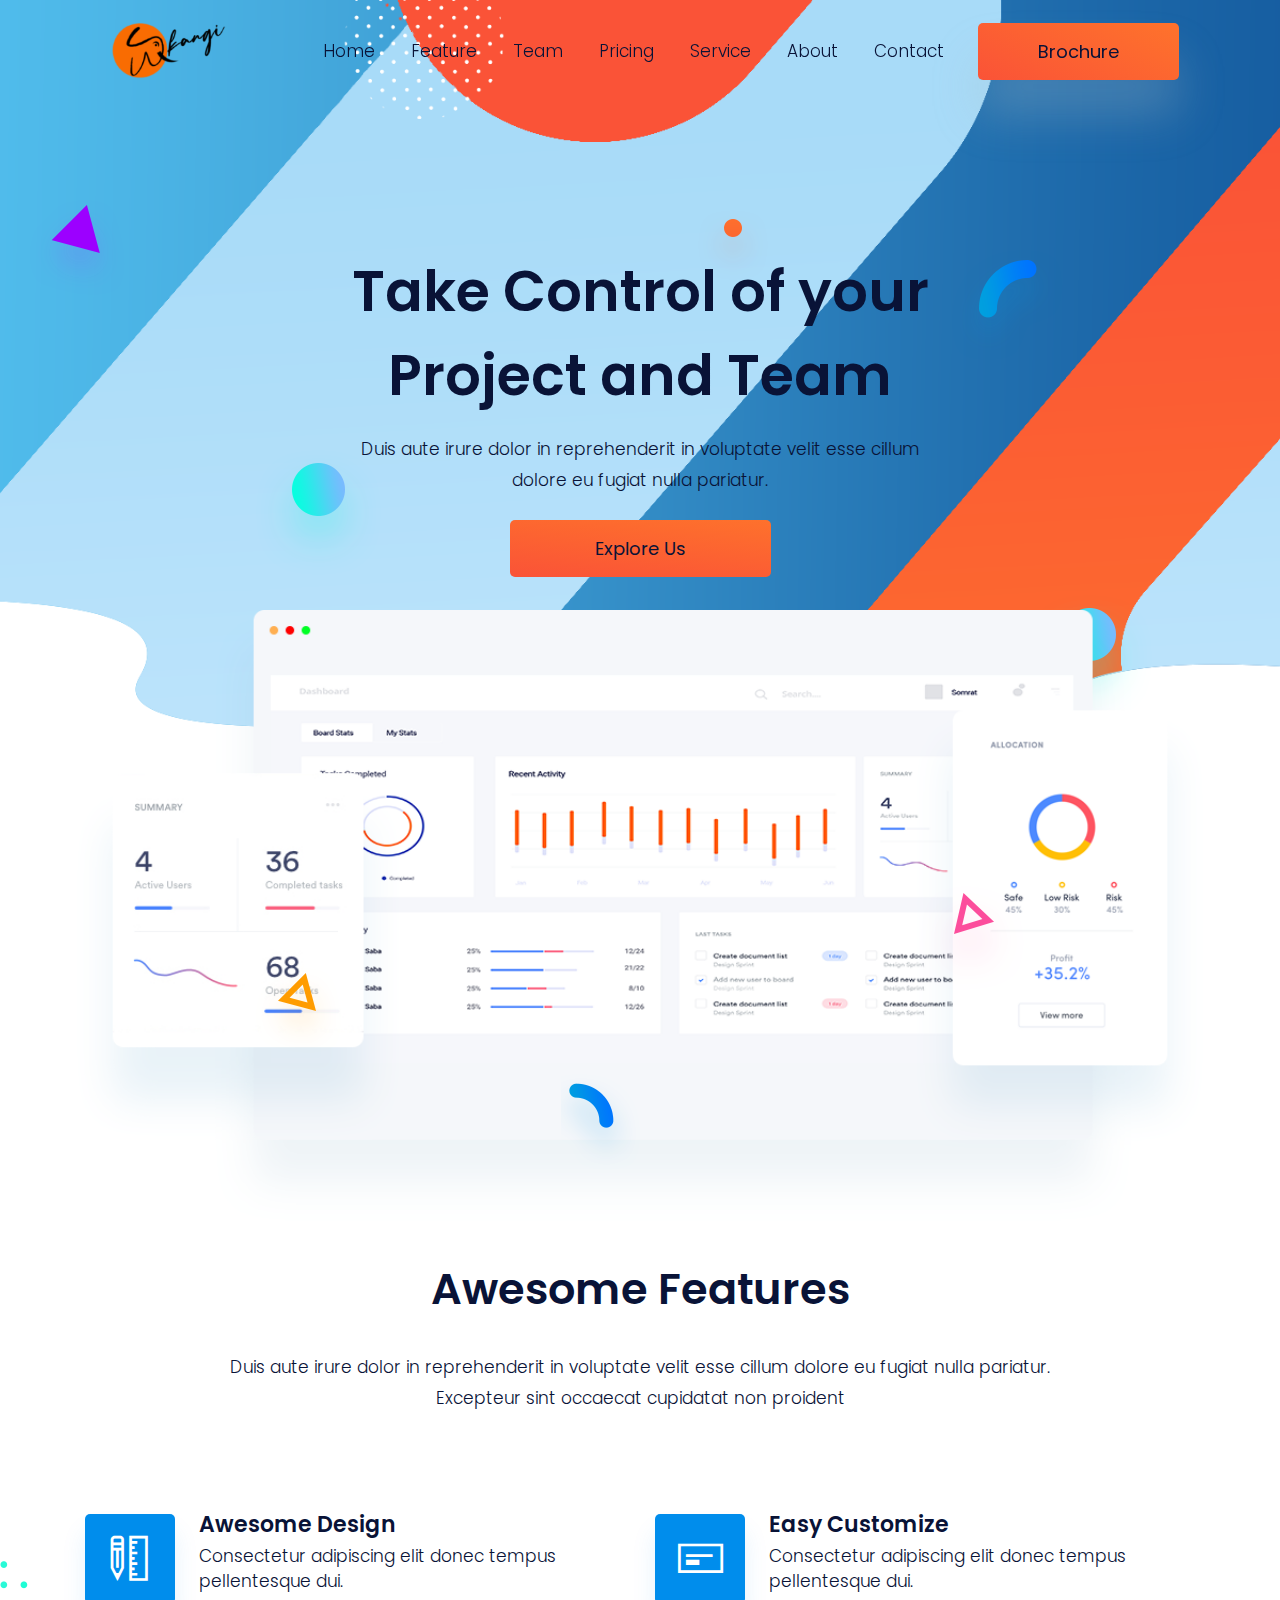
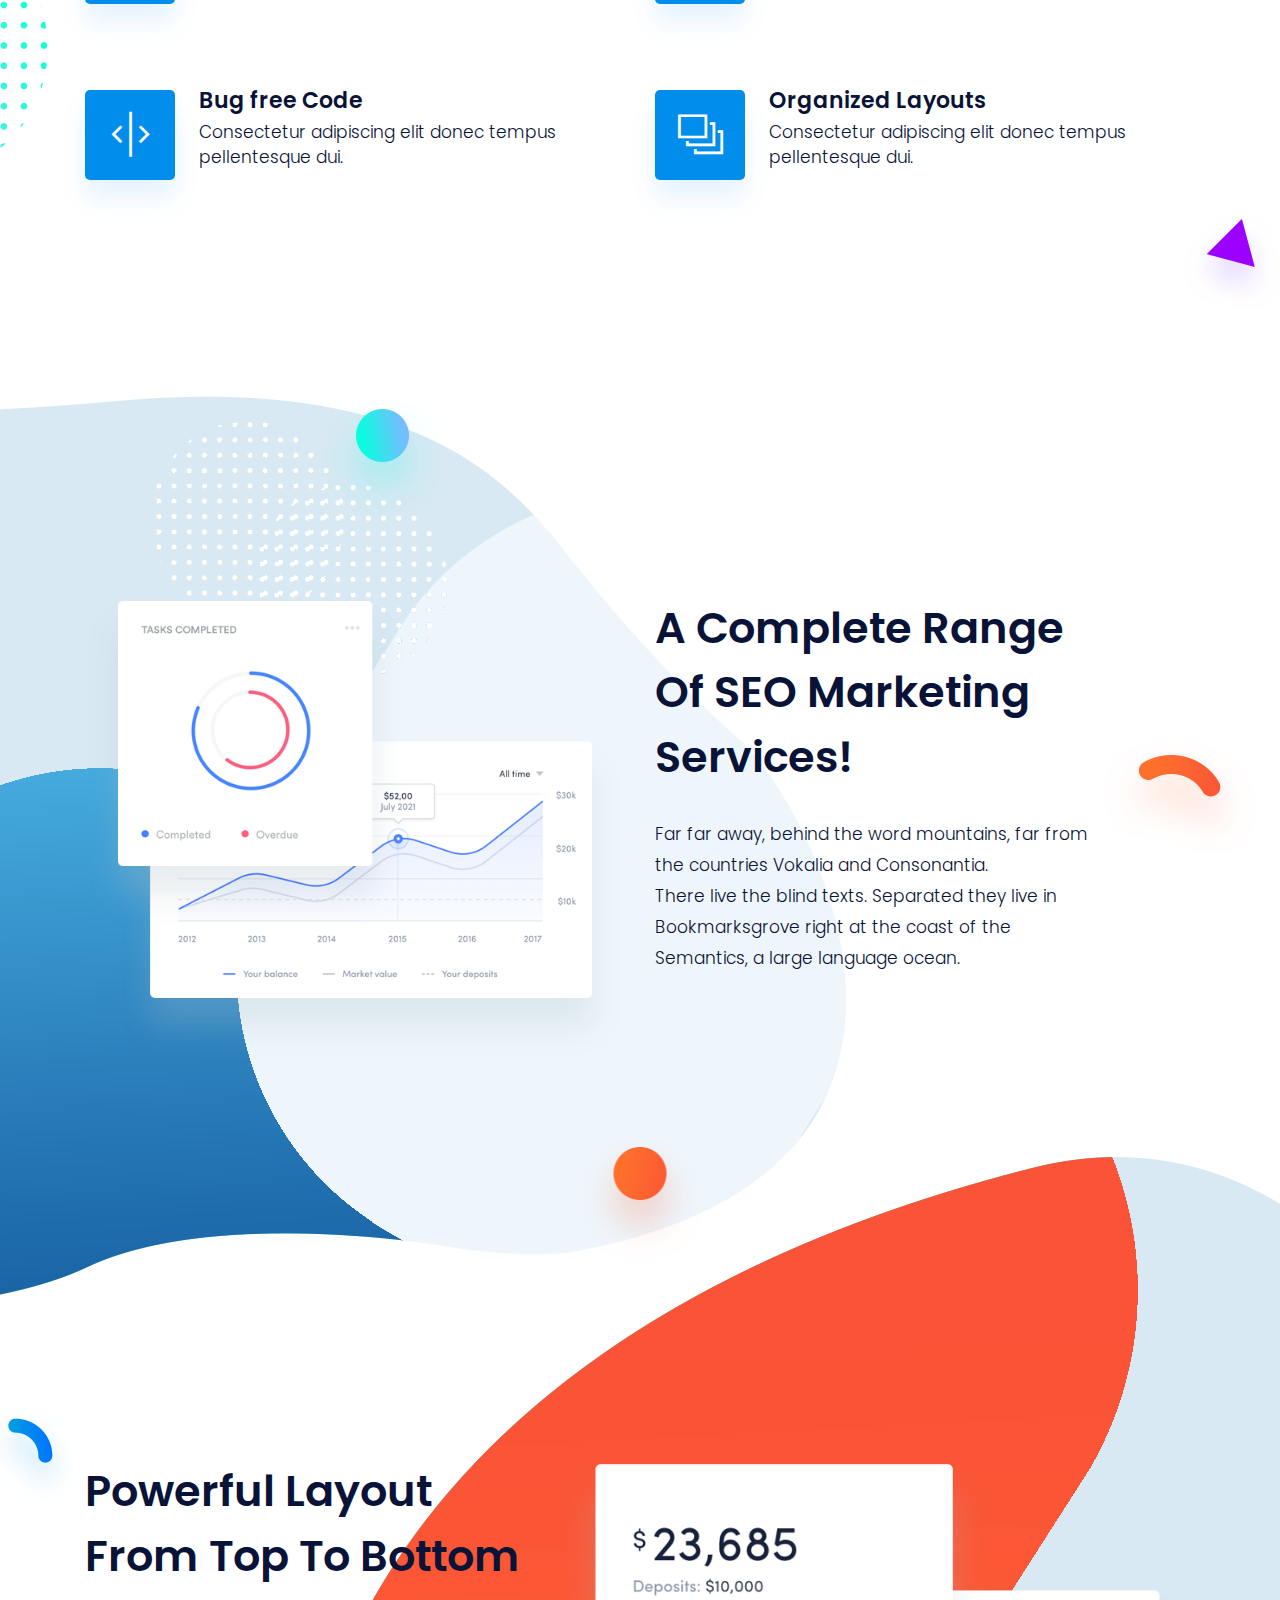
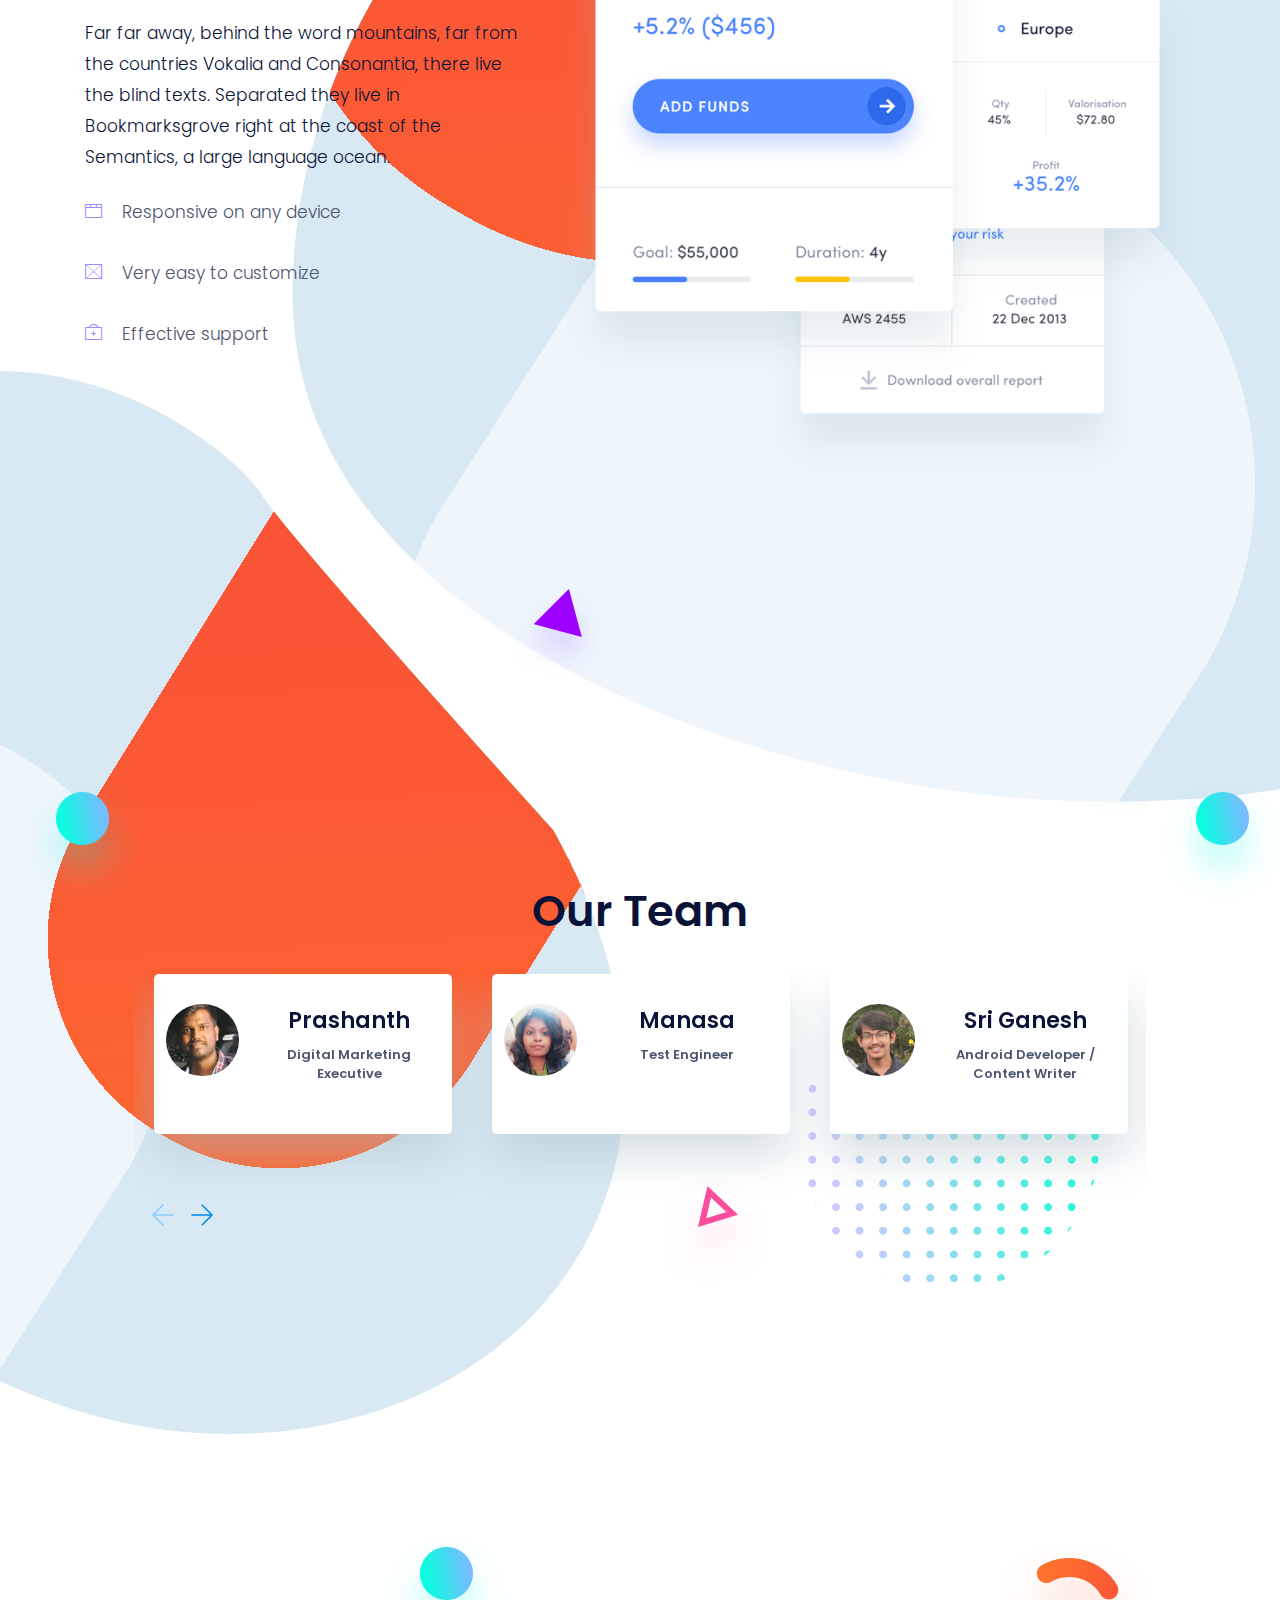
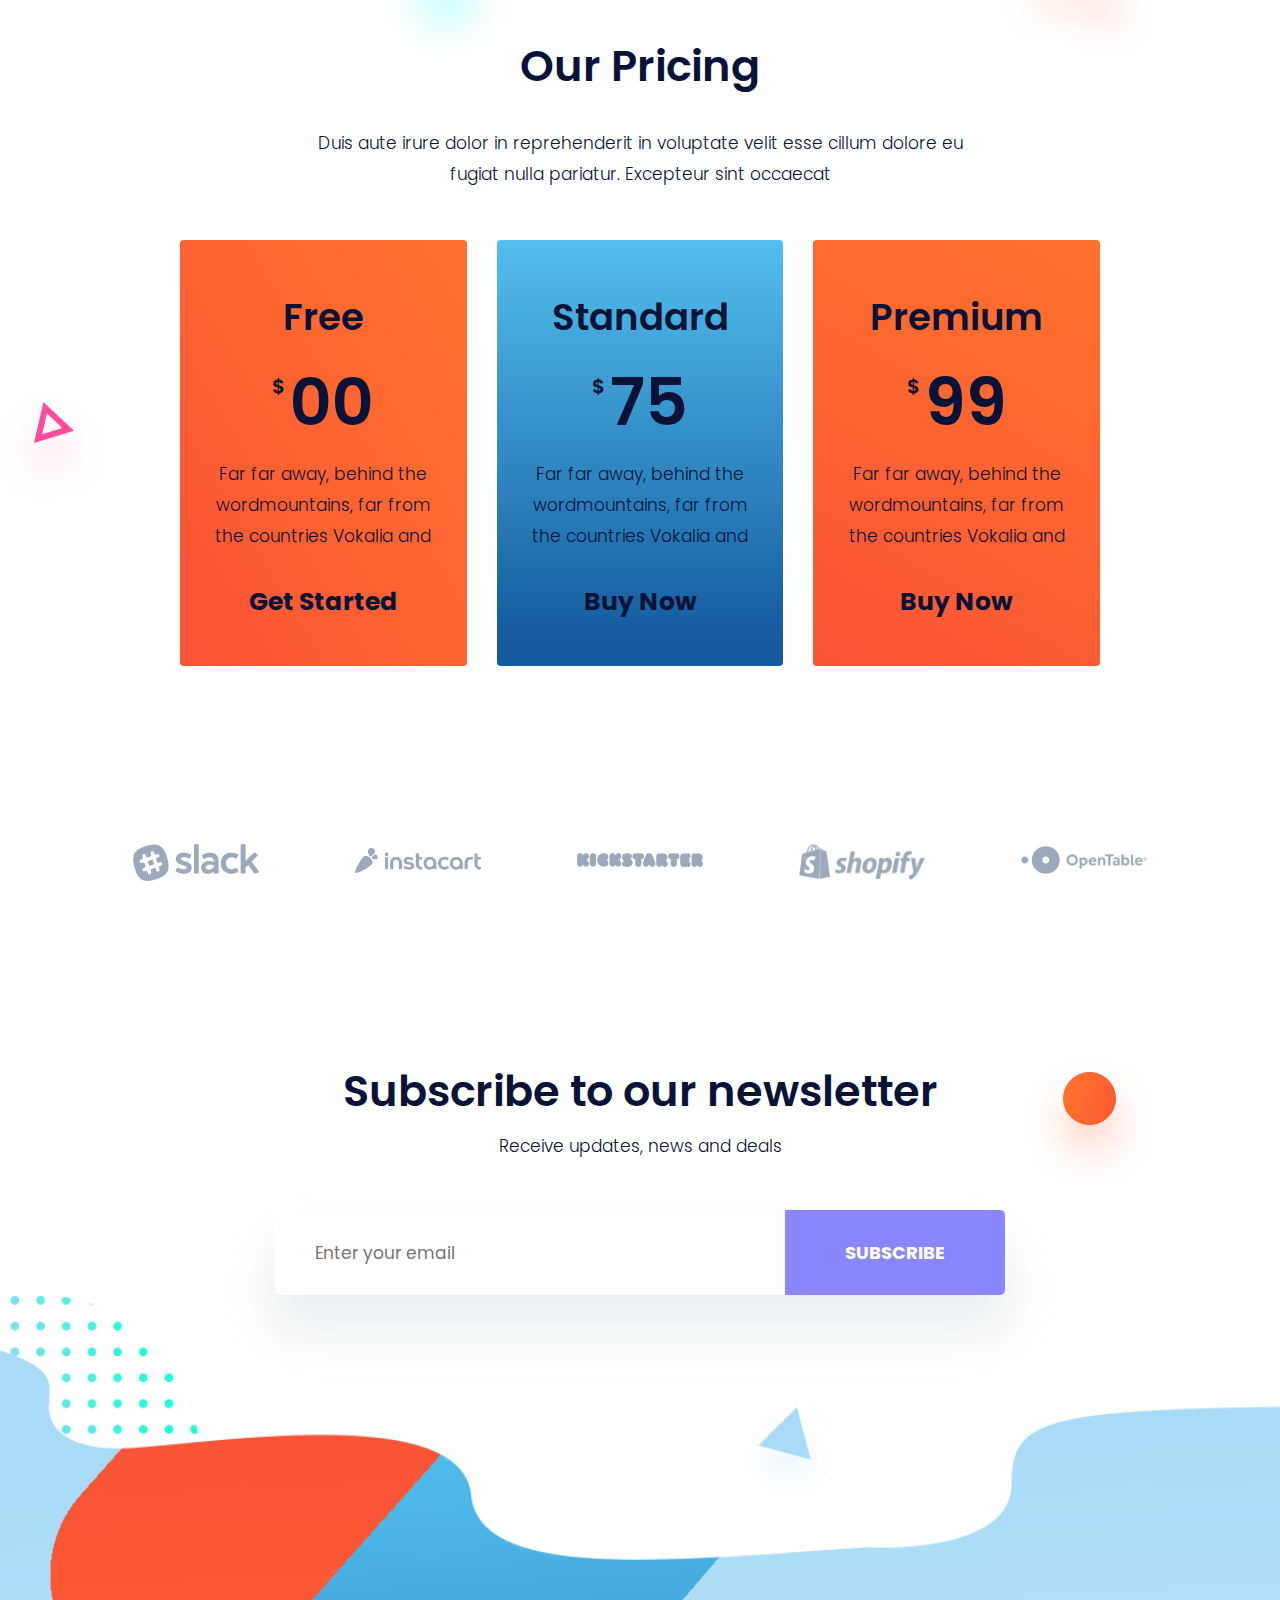
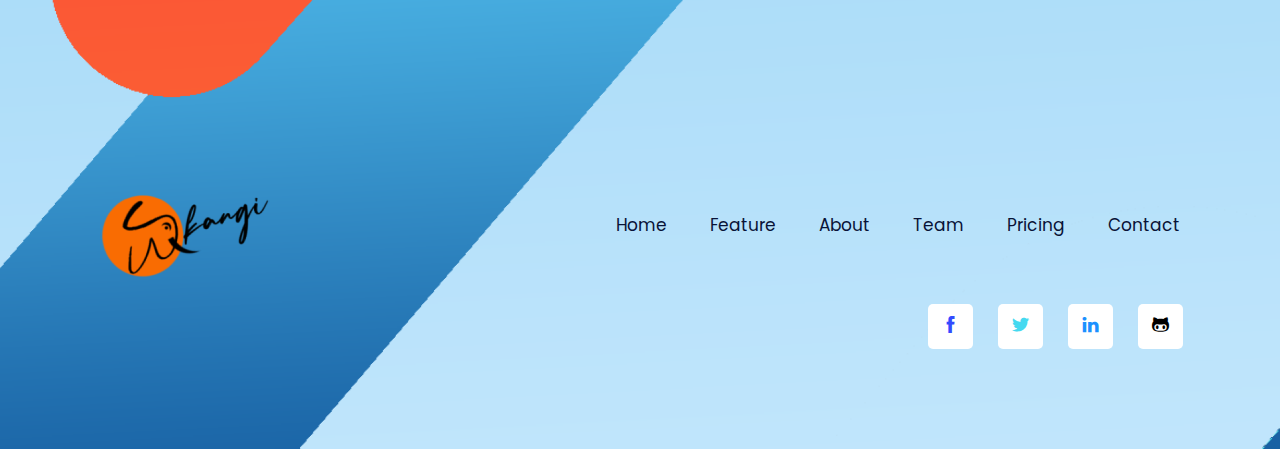
<file: index.html>
<!DOCTYPE html>
<html lang="zxx">

<head>
  <meta charset="utf-8">
  <title>Ekangi - Creativity Beyond and behind Everything</title>

  <!-- mobile responsive meta -->
  <meta name="viewport" content="width=device-width, initial-scale=1">
  <meta name="viewport" content="width=device-width, initial-scale=1, maximum-scale=1">

  <!-- ** Plugins Needed for the Project ** -->
  <!-- Bootstrap -->
  <link rel="stylesheet" href="plugins/bootstrap/bootstrap.min.css">
  <!-- themefy-icon -->
  <link rel="stylesheet" href="plugins/themify-icons/themify-icons.css">
  <!-- slick slider -->
  <link rel="stylesheet" href="plugins/slick/slick.css">
  <!-- venobox popup -->
  <link rel="stylesheet" href="plugins/Venobox/venobox.css">
  <!-- aos -->
  <link rel="stylesheet" href="plugins/aos/aos.css">

  <!-- Main Stylesheet -->
  <link href="css/style.css" rel="stylesheet">

  <!--Favicon-->
  <link rel="shortcut icon" href="images/favicon.ico" type="image/x-icon">
  <link rel="icon" href="images/ekangiFavIcon.ico" type="image/x-icon">

</head>

<body>


  <!-- navigation -->
  <section class="fixed-top navigation">
    <div class="container">
      <nav class="navbar navbar-expand-lg navbar-light">
        <a class="navbar-brand" href="index.html"><img src="images/logo.png" alt="logo"></a>
        <button class="navbar-toggler border-0" type="button" data-toggle="collapse" data-target="#navbar"
          aria-controls="navbar" aria-expanded="false" aria-label="Toggle navigation">
          <span class="navbar-toggler-icon"></span>
        </button>
        <!-- navbar -->
        <div class="collapse navbar-collapse text-center" id="navbar">
          <ul class="navbar-nav ml-auto">
            <li class="nav-item">
              <a class="nav-link" href="index.html">Home</a>
            </li>
            <li class="nav-item">
              <a class="nav-link page-scroll" href="#feature">Feature</a>
            </li>
            <li class="nav-item">
              <a class="nav-link page-scroll" href="#team">Team</a>
            </li>
            <li class="nav-item">
              <a class="nav-link page-scroll" href="#pricing">Pricing</a>
            </li>
            <li class="nav-item">
              <a class="nav-link" href="service.html">Service</a>
            </li>
            <li class="nav-item">
              <a class="nav-link" href="about.html">About</a>
            </li>
            <li class="nav-item">
              <a class="nav-link" href="contact.html">Contact</a>
            </li>
          </ul>
          <a href="" class="btn btn-primary ml-lg-3 primary-shadow">Brochure</a>
        </div>
      </nav>
    </div>
  </section>
  <!-- /navigation -->

  <!-- hero area -->
  <section class="hero-section hero" data-background="" style="background-image: url(images/hero-area/banner-bg.png);">
    <div class="container">
      <div class="row">
        <div class="col-lg-12 text-center zindex-1">
          <h1 class="mb-3">Take Control of your<br>
            Project and Team</h1>
          <p class="mb-4">Duis aute irure dolor in reprehenderit in voluptate velit esse cillum<br>
            dolore eu fugiat nulla pariatur.</p>
          <a href="#" class="btn btn-secondary btn-lg">explore us</a>
          <!-- banner image -->
          <img class="img-fluid w-100 banner-image" src="images/hero-area/banner-img.png" alt="banner-img">
        </div>
      </div>
    </div>
    <!-- background shapes -->
    <div id="scene">
      <img class="img-fluid hero-bg-1 up-down-animation" src="images/background-shape/feature-bg-2.png" alt="">
      <img class="img-fluid hero-bg-2 left-right-animation" src="images/background-shape/seo-ball-1.png" alt="">
      <img class="img-fluid hero-bg-3 left-right-animation" src="images/background-shape/seo-half-cycle.png" alt="">
      <img class="img-fluid hero-bg-4 up-down-animation" src="images/background-shape/green-dot.png" alt="">
      <img class="img-fluid hero-bg-5 left-right-animation" src="images/background-shape/blue-half-cycle.png" alt="">
      <img class="img-fluid hero-bg-6 up-down-animation" src="images/background-shape/seo-ball-1.png" alt="">
      <img class="img-fluid hero-bg-7 left-right-animation" src="images/background-shape/yellow-triangle.png" alt="">
      <img class="img-fluid hero-bg-8 up-down-animation" src="images/background-shape/service-half-cycle.png" alt="">
      <img class="img-fluid hero-bg-9 up-down-animation" src="images/background-shape/team-bg-triangle.png" alt="">
    </div>
  </section>
  <!-- /hero-area -->

  <!-- feature -->
  <section class="section feature mb-0" id="feature">
    <div class="container">
      <div class="row">
        <div class="col-lg-12 text-center">
          <h2 class="section-title">Awesome Features</h2>
          <p class="mb-100">Duis aute irure dolor in reprehenderit in voluptate velit esse cillum dolore eu fugiat nulla
            pariatur.<br>Excepteur sint occaecat cupidatat non proident</p>
        </div>
        <!-- feature item -->
        <div class="col-md-6 mb-80">
          <div class="d-flex feature-item">
            <div>
              <i class="ti-ruler-pencil feature-icon mr-4"></i>
            </div>
            <div>
              <h4>Awesome Design</h4>
              <p>Consectetur adipiscing elit donec tempus
                pellentesque dui.</p>
            </div>
          </div>
        </div>
        <!-- feature item -->
        <div class="col-md-6 mb-80">
          <div class="d-flex feature-item">
            <div>
              <i class="ti-layout-cta-left feature-icon mr-4"></i>
            </div>
            <div>
              <h4>Easy Customize</h4>
              <p>Consectetur adipiscing elit donec tempus
                pellentesque dui.</p>
            </div>
          </div>
        </div>
        <!-- feature item -->
        <div class="col-md-6 mb-80">
          <div class="d-flex feature-item">
            <div>
              <i class="ti-split-v-alt feature-icon mr-4"></i>
            </div>
            <div>
              <h4>Bug free Code</h4>
              <p>Consectetur adipiscing elit donec tempus
                pellentesque dui.</p>
            </div>
          </div>
        </div>
        <!-- feature item -->
        <div class="col-md-6 mb-80">
          <div class="d-flex feature-item">
            <div>
              <i class="ti-layers-alt feature-icon mr-4"></i>
            </div>
            <div>
              <h4>Organized Layouts</h4>
              <p>Consectetur adipiscing elit donec tempus
                pellentesque dui.</p>
            </div>
          </div>
        </div>
      </div>
    </div>
    <img class="feature-bg-1 up-down-animation" src="images/background-shape/feature-bg-1.png" alt="bg-shape">
    <img class="feature-bg-2 left-right-animation" src="images/background-shape/feature-bg-2.png" alt="bg-shape">
  </section>
  <!-- /feature -->

  <!-- marketing -->
  <section class="section-lg seo">
    <div class="container">
      <div class="row">
        <div class="col-md-6">
          <div class="seo-image">
            <img class="img-fluid" src="images/marketing/marketing.png" alt="form-img">
          </div>
        </div>
        <div class="col-md-5">
          <h2 class="section-title">A Complete Range Of SEO Marketing Services!</h2>
          <p>Far far away, behind the word mountains, far
            from the countries Vokalia and Consonantia.<br>
            There live the blind texts. Separated they
            live in Bookmarksgrove right at the coast of
            the Semantics, a large language ocean.
          </p>
        </div>
      </div>
    </div>
    <!-- background image -->
    <img class="img-fluid seo-bg" src="images/backgrounds/seo-bg.png" alt="seo-bg">
    <!-- background-shape -->
    <img class="seo-bg-shape-1 left-right-animation" src="images/background-shape/seo-ball-1.png" alt="bg-shape">
    <img class="seo-bg-shape-2 up-down-animation" src="images/background-shape/seo-half-cycle.png" alt="bg-shape">
    <img class="seo-bg-shape-3 left-right-animation" src="images/background-shape/seo-ball-2.png" alt="bg-shape">
  </section>
  <!-- /marketing -->

  <!-- service -->
  <section class="section-lg service">
    <div class="container">
      <div class="row justify-content-between">
        <div class="col-md-5 order-2 order-md-1">
          <h2 class="section-title">Powerful Layout From Top To Bottom</h2>
          <p class="mb-4">Far far away, behind the word mountains,
            far from the countries Vokalia and Consonantia,
            there live the blind texts. Separated they
            live in Bookmarksgrove right at the coast of the
            Semantics, a large language ocean.</p>
          <ul class="pl-0 service-list">
            <li><i class="ti-layout-tab-window text-purple"></i>Responsive on any device</li>
            <li><i class="ti-layout-placeholder text-purple"></i>Very easy to customize</li>
            <li><i class="ti-support text-purple"></i>Effective support</li>
          </ul>
        </div>
        <div class="col-md-7 order-1 order-md-2">
          <img class="img-fluid layer-3" src="images/service/service.png" alt="service">
        </div>
      </div>
    </div>
    <!-- background image -->
    <img class="img-fluid service-bg" src="images/backgrounds/service-bg.png" alt="service-bg">
    <!-- background shapes -->
    <img class="service-bg-shape-1 up-down-animation" src="images/background-shape/service-half-cycle.png"
      alt="background-shape">
    <img class="service-bg-shape-2 left-right-animation" src="images/background-shape/feature-bg-2.png"
      alt="background-shape">
  </section>
  <!-- /service -->

  <!-- team -->
  <section class="section-lg team" id="team">
    <div class="container-fluid">
      <div class="row">
        <div class="col-lg-12 text-center">
          <h2 class="section-title">Our Team</h2>
          <!-- <p class="mb-100">Duis aute irure dolor in reprehenderit in voluptate velit esse cillum dolore eu<br>
          fugiat nulla pariatur. Excepteur sint occaecat </p> -->
        </div>
      </div>
      <div class="col-10 mx-auto">
        <div class="team-slider">
          <!-- team-member -->
          <div class="team-member">
            <div class="row">
              <div class="col-sm-4 team-member-img">
                <div class="mr-3">
                  <img class="rounded-circle img-fluid" src="images/team/PGT.jpg" alt="team-member">
                </div>
              </div>
              <div class="col-sm-8">
                <div class="align-self-center">
                  <h4>Prashanth</h4>
                  <h6 class="text-color">Digital Marketing Executive</h6>
                </div>
              </div>
            </div>


            <!-- <p>Far far away, behind the word mountains, far from the countries Vokalia and Consonantia, there live the blind texts. S eparated they</p> -->
          </div>
          <div class="team-member">
            <div class="row">
              <div class="col-sm-4 team-member-img">
              <div class="mr-3">
                <img class="rounded-circle img-fluid" src="images/team/MT.jpg" alt="team-member">
              </div></div>
              <div class="col-sm-8">
                <div class="align-self-center">
                <h4>Manasa</h4>
                <h6 class="text-color">Test Engineer</h6>
              </div>
            </div>
          </div>
            <!-- <p>Far far away, behind the word mountains, far from the countries Vokalia and Consonantia, there live the blind texts. S eparated they</p> -->
          </div>
          <!-- team-member -->
          <div class="team-member">
            <div class="row">
              <div class="col-sm-4 team-member-img">
              <div class="mr-3">
                <img class="rounded-circle img-fluid" src="images/team/SG.jpg" alt="team-member">
              </div></div>
              <div class="col-sm-8">
              <div class="align-self-center">
                <h4>Sri Ganesh</h4>
                <h6 class="text-color">Android Developer / Content Writer</h6>
              </div>
            </div>
          </div>
            <!-- <p>Far far away, behind the word mountains, far from the countries Vokalia and Consonantia, there live
            the blind texts. S eparated they</p> -->
          </div>
          <div class="team-member">
            <div class="row">
              <div class="col-sm-4 team-member-img">
              <div class="mr-3">
                <img class="rounded-circle img-fluid" src="images/team/P.jpg" alt="team-member">
              </div></div>
              <div class="col-sm-8">
                <div class="align-self-center">
                <h4>Pooja</h4>
                <h6 class="text-color">Web Developer</h6>
              </div>
            </div>
          </div>
            <!-- <p>Far far away, behind the word mountains, far from the countries Vokalia and Consonantia, there live the blind texts. S eparated they</p> -->
          </div>

          <!-- team-member -->
          <div class="team-member">
            <div class="row">
              <div class="col-sm-4 team-member-img">
              <div class="mr-3">
                <img class="rounded-circle img-fluid" src="images/team/HR.jpg" alt="team-member">
              </div></div>
              <div class="col-sm-8">
              <div class="align-self-center">
                <h4>Harisha</h4>
                <h6 class="text-color"> Sales & Marketing Executive </h6>
              </div>
            </div>
          </div>
            <!-- <p>Far far away, behind the word mountains, far from the countries Vokalia and Consonantia, there live
                    the blind texts. S eparated they</p> -->
          </div>
          <!-- team-member -->
          <div class="team-member">
            <div class="row">
              <div class="col-sm-4 team-member-img">
              <div class="mr-3">
                <img class="rounded-circle img-fluid" src="images/team/PK.jpg" alt="team-member">
              </div></div>
              <div class="col-sm-8">
                <div class="align-self-center">
                <h4>Prashant </h4>
                <h6 class="text-color">Senior Video Editor / Director </h6>
              </div>
            </div>
          </div>
            <!-- <p>Far far away, behind the word mountains, far from the countries Vokalia and Consonantia, there live
            the blind texts. S eparated they</p> -->
          </div>
          <div class="team-member">
            <div class="row">
              <div class="col-sm-4 team-member-img">
              <div class="mr-3">
                <img class="rounded-circle img-fluid" src="images/team/SMU.jpg" alt="team-member">
              </div></div>
              <div class="col-sm-8">
                <div class="align-self-center">
                <h4>Swetha</h4>
                <h6 class="text-color">Web Developer</h6>
              </div>
            </div>
          </div>
            <!-- <p>Far far away, behind the word mountains, far from the countries Vokalia and Consonantia, there live the blind texts. S eparated they</p> -->
          </div>
          <!-- team-member -->
          <div class="team-member">
            <div class="row">
              <div class="col-sm-4 team-member-img">
              <div class="mr-3">
                <img class="rounded-circle img-fluid" src="images/team/MY.jpg" alt="team-member">
              </div></div>
              <div class="col-sm-8">
                <div class="align-self-center">
                <h4>Monisha</h4>
                <h6 class="text-color">Android Developer</h6>
              </div>
            </div>
          </div>
            <!-- <p>Far far away, behind the word mountains, far from the countries Vokalia and Consonantia, there live the blind texts. S eparated they</p> -->
          </div>
          <div class="team-member">
            <div class="row">
              <div class="col-sm-4 team-member-img">
              <div class="mr-3">
                <img class="rounded-circle img-fluid" src="images/team/MPT.jpg" alt="team-member">
              </div></div>
              <div class="col-sm-8">
                <div class="align-self-center">
                <h4>Manish</h4>
                <h6 class="text-color">Web Developer / Graphic Designer</h6>
              </div>
            </div>
          </div>
            <!-- <p>Far far away, behind the word mountains, far from the countries Vokalia and Consonantia, there live the blind texts. S eparated they</p> -->
          </div>

        </div>
      </div>
    </div>
    <!-- backgound image -->
    <img src="images/backgrounds/team-bg.png" alt="team-bg" class="img-fluid team-bg">
    <!-- background shapes -->
    <img class="team-bg-shape-1 up-down-animation" src="images/background-shape/seo-ball-1.png" alt="background-shape">
    <img class="team-bg-shape-2 left-right-animation" src="images/background-shape/seo-ball-1.png"
      alt="background-shape">
    <img class="team-bg-shape-3 left-right-animation" src="images/background-shape/team-bg-triangle.png"
      alt="background-shape">
    <img class="team-bg-shape-4 up-down-animation img-fluid" src="images/background-shape/team-bg-dots.png"
      alt="background-shape">
  </section>
  <!-- /team -->

  <!-- pricing -->
  <section class="section-lg pb-0 pricing" id="pricing">
    <div class="container">
      <div class="row">
        <div class="col-lg-12 text-center">
          <h2 class="section-title">Our Pricing</h2>
          <p class="mb-50">Duis aute irure dolor in reprehenderit in voluptate velit esse cillum dolore eu <br>
            fugiat nulla pariatur. Excepteur sint occaecat </p>
        </div>
        <div class="col-lg-10 mx-auto">
          <div class="row justify-content-center">
            <!-- pricing table -->
            <div class="col-md-6 col-lg-4 mb-5 mb-lg-0">
              <div class="rounded text-center pricing-table table-1">
                <h3>Free</h3>
                <h1><span>$</span>00</h1>
                <p>Far far away, behind the
                  wordmountains, far from the
                  countries Vokalia and
                </p>
                <a href="#" class="btn pricing-btn px-2">Get Started</a>
              </div>
            </div>
            <!-- pricing table -->
            <div class="col-md-6 col-lg-4 mb-5 mb-lg-0">
              <div class="rounded text-center pricing-table table-2">
                <h3>Standard</h3>
                <h1><span>$</span>75</h1>
                <p>Far far away, behind the
                  wordmountains, far from the
                  countries Vokalia and
                </p>
                <a href="#" class="btn pricing-btn px-2">Buy Now</a>
              </div>
            </div>
            <!-- pricing table -->
            <div class="col-md-6 col-lg-4 mb-5 mb-lg-0">
              <div class="rounded text-center pricing-table table-3">
                <h3>Premium</h3>
                <h1><span>$</span>99</h1>
                <p>Far far away, behind the
                  wordmountains, far from the
                  countries Vokalia and
                </p>
                <a href="#" class="btn pricing-btn px-2">Buy Now</a>
              </div>
            </div>
          </div>
        </div>
      </div>
    </div>
    <!-- background shapes -->
    <img class="pricing-bg-shape-1 up-down-animation" src="images/background-shape/seo-ball-1.png"
      alt="background-shape">
    <img class="pricing-bg-shape-2 up-down-animation" src="images/background-shape/seo-half-cycle.png"
      alt="background-shape">
    <img class="pricing-bg-shape-3 left-right-animation" src="images/background-shape/team-bg-triangle.png"
      alt="background-shape">
  </section>
  <!-- /pricing -->

  <!-- client logo slider -->
  <section class="section">
    <div class="container">
      <div class="client-logo-slider align-self-center">
        <a href="#" class="text-center d-block outline-0 p-5"><img class="d-unset img-fluid"
            src="images/clients-logo/client-logo-1.png" alt="client-logo"></a>
        <a href="#" class="text-center d-block outline-0 p-5"><img class="d-unset img-fluid"
            src="images/clients-logo/client-logo-2.png" alt="client-logo"></a>
        <a href="#" class="text-center d-block outline-0 p-5"><img class="d-unset img-fluid"
            src="images/clients-logo/client-logo-3.png" alt="client-logo"></a>
        <a href="#" class="text-center d-block outline-0 p-5"><img class="d-unset img-fluid"
            src="images/clients-logo/client-logo-4.png" alt="client-logo"></a>
        <a href="#" class="text-center d-block outline-0 p-5"><img class="d-unset img-fluid"
            src="images/clients-logo/client-logo-5.png" alt="client-logo"></a>
        <a href="#" class="text-center d-block outline-0 p-5"><img class="d-unset img-fluid"
            src="images/clients-logo/client-logo-1.png" alt="client-logo"></a>
        <a href="#" class="text-center d-block outline-0 p-5"><img class="d-unset img-fluid"
            src="images/clients-logo/client-logo-2.png" alt="client-logo"></a>
        <a href="#" class="text-center d-block outline-0 p-5"><img class="d-unset img-fluid"
            src="images/clients-logo/client-logo-3.png" alt="client-logo"></a>
        <a href="#" class="text-center d-block outline-0 p-5"><img class="d-unset img-fluid"
            src="images/clients-logo/client-logo-4.png" alt="client-logo"></a>
        <a href="#" class="text-center d-block outline-0 p-5"><img class="d-unset img-fluid"
            src="images/clients-logo/client-logo-5.png" alt="client-logo"></a>
      </div>
    </div>
  </section>
  <!-- /client logo slider -->

  <!-- newsletter -->
  <section class="newsletter">
    <div class="container">
      <div class="row">
        <div class="col-lg-12 text-center">
          <h2>Subscribe to our newsletter</h2>
          <p class="mb-5">Receive updates, news and deals</p>
        </div>
        <div class="col-lg-8 col-sm-10 col-12 mx-auto">
          <form action="#">
            <div class="input-wrapper position-relative">
              <input type="email" class="newsletter-form" id="newsletter" placeholder="Enter your email">
              <button type="submit" value="send" class="btn newsletter-btn">subscribe</button>
            </div>
          </form>
        </div>
      </div>
    </div>
    <!-- background shapes -->
    <img class="newsletter-bg-shape left-right-animation" src="images/background-shape/seo-ball-2.png"
      alt="background-shape">
  </section>
  <!-- /newsletter -->

  <!-- footer -->
  <footer class="footer-section footer" style="background-image: url(images/backgrounds/footer-bg.png);">
    <div class="container">
      <div class="row">
        <div class="col-lg-4 text-center text-lg-left mb-4 mb-lg-0">
          <!-- logo -->
          <a href="index.html">
            <img class="img-fluid" src="images/logo.png" alt="logo">
          </a>
        </div>
        <!-- footer menu -->
        <nav class="col-lg-8 align-self-center mb-5">
          <ul class="list-inline text-lg-right text-center footer-menu">
            <li class="list-inline-item active"><a href="index.html">Home</a></li>
            <li class="list-inline-item"><a class="page-scroll" href="#feature">Feature</a></li>
            <li class="list-inline-item"><a href="about.html">About</a></li>
            <li class="list-inline-item"><a class="page-scroll" href="#team">Team</a></li>
            <li class="list-inline-item"><a class="page-scroll" href="#pricing">Pricing</a></li>
            <li class="list-inline-item"><a href="contact.html">Contact</a></li>
          </ul>
        </nav>
        <!-- footer social icon -->
        <nav class="col-12">
          <ul class="list-inline text-lg-right text-center social-icon">
            <li class="list-inline-item">
              <a class="facebook" href="#"><i class="ti-facebook"></i></a>
            </li>
            <li class="list-inline-item">
              <a class="twitter" href="#"><i class="ti-twitter-alt"></i></a>
            </li>
            <li class="list-inline-item">
              <a class="linkedin" href="#"><i class="ti-linkedin"></i></a>
            </li>
            <li class="list-inline-item">
              <a class="black" href="#"><i class="ti-github"></i></a>
            </li>
          </ul>
        </nav>
      </div>
    </div>
  </footer>
  <!-- /footer -->

  <!-- jQuery -->
  <script src="plugins/jQuery/jquery.min.js"></script>
  <!-- Bootstrap JS -->
  <script src="plugins/bootstrap/bootstrap.min.js"></script>
  <!-- slick slider -->
  <script src="plugins/slick/slick.min.js"></script>
  <!-- venobox -->
  <script src="plugins/Venobox/venobox.min.js"></script>
  <!-- aos -->
  <script src="plugins/aos/aos.js"></script>
  <!-- Main Script -->
  <script src="js/script.js"></script>

</body>

</html>
</file>
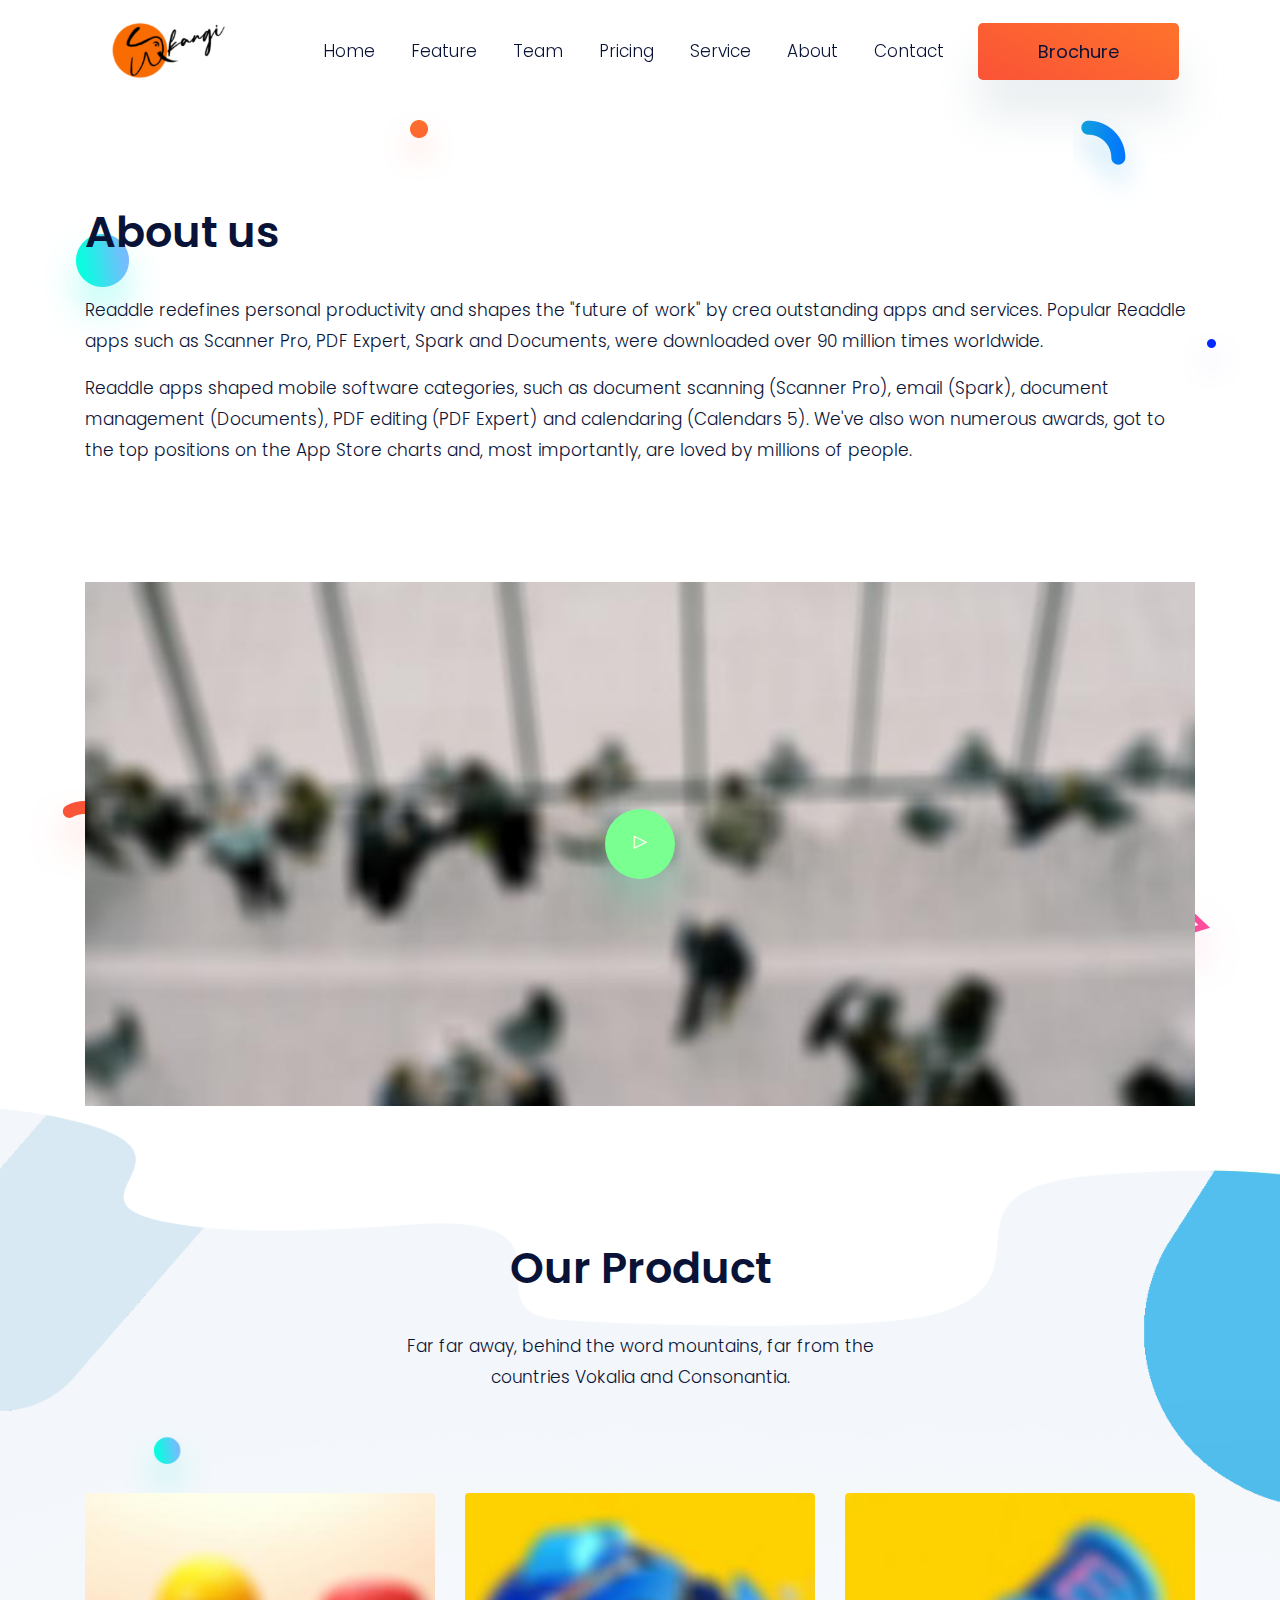
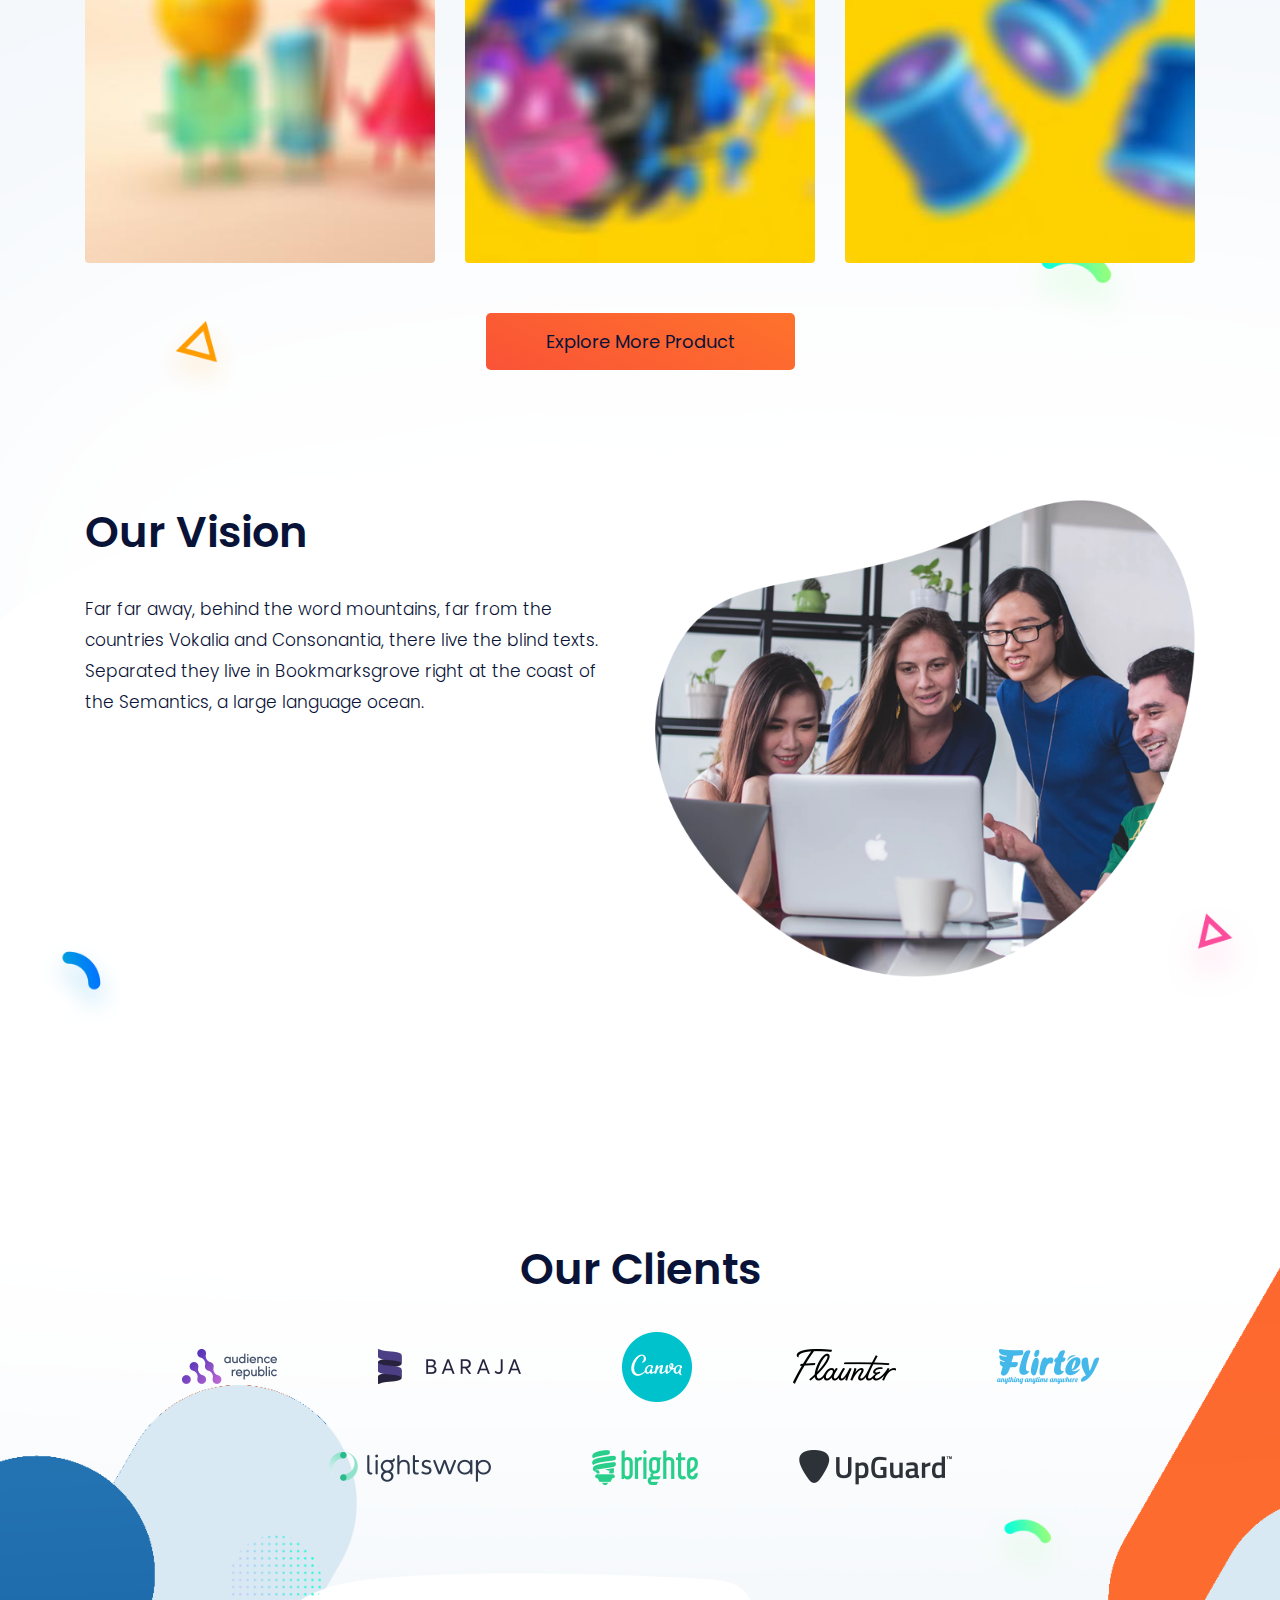
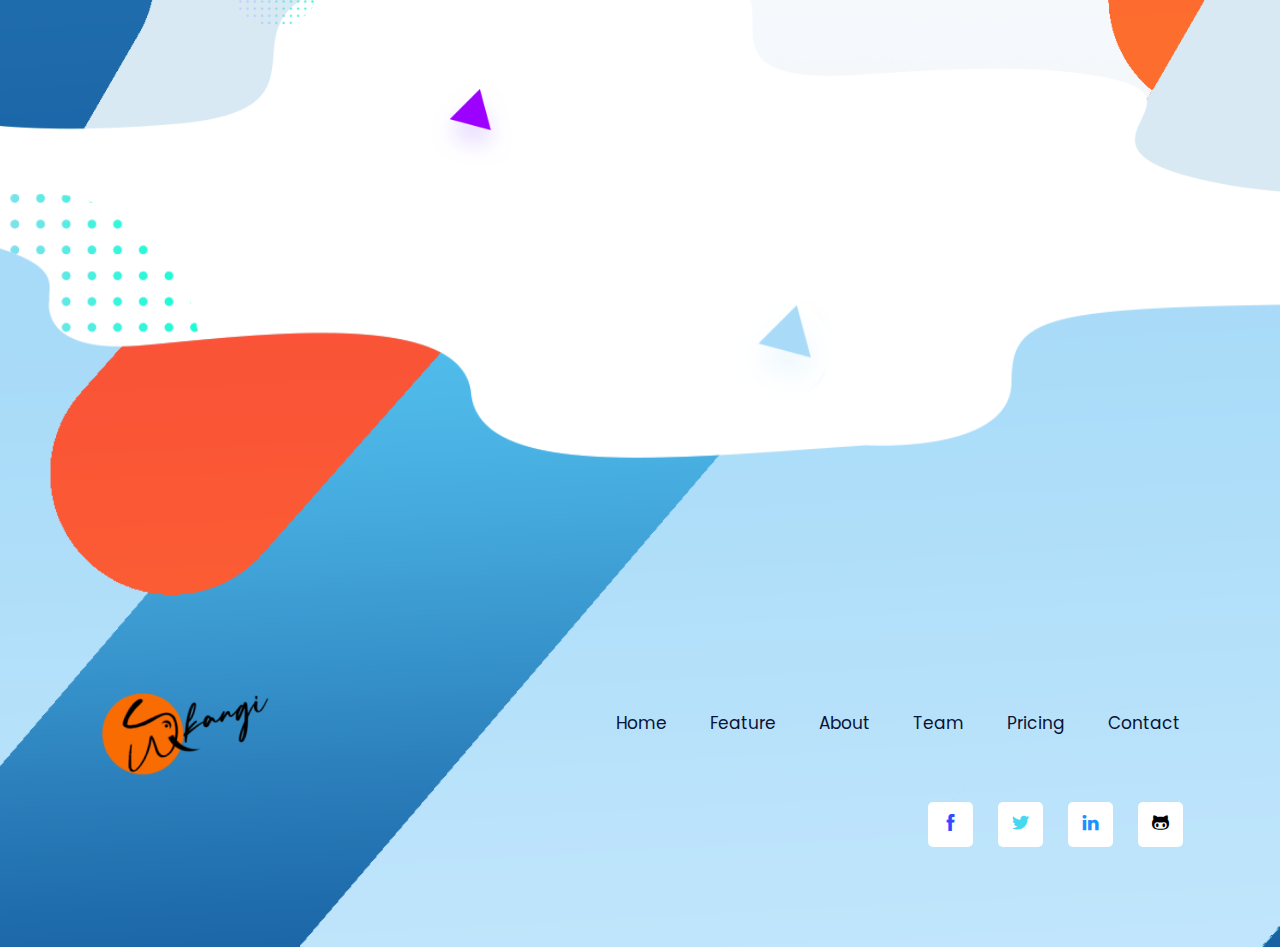
<file: about.html>
<!DOCTYPE html>
<html lang="zxx">

<head>
  <meta charset="utf-8">
  <title>Dtox</title>

  <!-- mobile responsive meta -->
  <meta name="viewport" content="width=device-width, initial-scale=1">
  <meta name="viewport" content="width=device-width, initial-scale=1, maximum-scale=1">
  
  <!-- ** Plugins Needed for the Project ** -->
  <!-- Bootstrap -->
  <link rel="stylesheet" href="plugins/bootstrap/bootstrap.min.css">
  <!-- themefy-icon -->
  <link rel="stylesheet" href="plugins/themify-icons/themify-icons.css">
  <!-- slick slider -->
  <link rel="stylesheet" href="plugins/slick/slick.css">
  <!-- venobox popup -->
  <link rel="stylesheet" href="plugins/Venobox/venobox.css">
  <!-- aos -->
  <link rel="stylesheet" href="plugins/aos/aos.css">

  <!-- Main Stylesheet -->
  <link href="css/style.css" rel="stylesheet">
  
  <!--Favicon-->
  <link rel="shortcut icon" href="images/favicon.ico" type="image/x-icon">
  <link rel="icon" href="images/favicon.ico" type="image/x-icon">

</head>

<body>
  

<!-- navigation -->
<section class="fixed-top navigation">
  <div class="container">
    <nav class="navbar navbar-expand-lg navbar-light">
      <a class="navbar-brand" href="index.html"><img src="images/logo.png" alt="logo"></a>
      <button class="navbar-toggler border-0" type="button" data-toggle="collapse" data-target="#navbar" aria-controls="navbar"
        aria-expanded="false" aria-label="Toggle navigation">
        <span class="navbar-toggler-icon"></span>
      </button>
      <!-- navbar -->
      <div class="collapse navbar-collapse text-center" id="navbar">
        <ul class="navbar-nav ml-auto">
          <li class="nav-item">
            <a class="nav-link" href="index.html">Home</a>
          </li>
          <li class="nav-item">
            <a class="nav-link page-scroll" href="#feature">Feature</a>
          </li>
          <li class="nav-item">
            <a class="nav-link page-scroll" href="#team">Team</a>
          </li>
          <li class="nav-item">
            <a class="nav-link page-scroll" href="#pricing">Pricing</a>
          </li>
          <li class="nav-item">
            <a class="nav-link" href="service.html">Service</a>
          </li>
          <li class="nav-item">
            <a class="nav-link" href="about.html">About</a>
          </li>
          <li class="nav-item">
            <a class="nav-link" href="contact.html">Contact</a>
          </li>
        </ul>
        <a href="" class="btn btn-primary ml-lg-3 primary-shadow">Brochure</a>
      </div>
    </nav>
  </div>
</section>
<!-- /navigation -->

<!-- about us -->
<section class="section-lg about pb-0">
  <div class="container">
    <div class="row">
      <div class="col-lg-12">
        <h2 class="section-title">About us</h2>
      </div>
      <div class="col-lg-12 mb-100">
        <p>Readdle redefines personal productivity and shapes the "future of work" by crea
          outstanding apps and services. Popular Readdle apps such as Scanner Pro, PDF
          Expert, Spark and Documents, were downloaded over 90 million times worldwide.</p>
        <p>Readdle apps shaped mobile software categories, such as document scanning
          (Scanner Pro), email (Spark), document management (Documents), PDF editing
          (PDF Expert) and calendaring (Calendars 5). We've also won numerous awards,
          got to the top positions on the App Store charts and, most importantly, are loved
          by millions of people.</p>
      </div>
      <div class="col-lg-12">
        <!-- about video -->
        <div class="about-video">
          <img class="img-fluid w-100" src="images/about/video-thumb.jpg" alt="video-thumb">
          <a class="venobox play-btn" href="https://www.youtube.com/embed/2yoYxetUrWQ" data-vbtype="iframe"><i class="ti-control-play"></i></a>
        </div>
      </div>
    </div>
  </div>
  <!-- background shapes -->
  <img src="images/background-shape/green-dot.png" alt="background-shape" class="about-bg-1 up-down-animation">
  <img src="images/background-shape/blue-dot.png" alt="background-shape" class="about-bg-2 left-right-animation">
  <img src="images/background-shape/green-half-cycle.png" alt="background-shape" class="about-bg-3 up-down-animation">
  <img src="images/background-shape/seo-ball-1.png" alt="background-shape" class="about-bg-4 left-right-animation">
  <img src="images/background-shape/team-bg-triangle.png" alt="background-shape" class="about-bg-5 up-down-animation">
  <img src="images/background-shape/service-half-cycle.png" alt="background-shape" class="about-bg-6 left-right-animation">
</section>
<!-- /about us -->

<!-- product -->
<section class="section product" style="background-image: url(images/backgrounds/about-bg.png);">
  <div class="container">
    <div class="row justify-content-center">
      <div class="col-lg-12 text-center">
        <h2 class="section-title">Our Product</h2>
        <p class="mb-100">Far far away, behind the word mountains, far from the <br> countries Vokalia and Consonantia.</p>
      </div>
      <div class="col-md-4 col-sm-6 mb-50">
        <a href="#"><img src="images/product/product-1.jpg" alt="product-img" class="rounded w-100 img-fluid"></a>
      </div>
      <div class="col-md-4 col-sm-6 mb-50">
        <a href="#"><img src="images/product/product-2.jpg" alt="product-img" class="rounded w-100 img-fluid"></a>
      </div>
      <div class="col-md-4 col-sm-6 mb-50">
        <a href="#"><img src="images/product/product-3.jpg" alt="product-img" class="rounded w-100 img-fluid"></a>
      </div>
      <div class="col-12 text-center">
        <a href="#" class="btn btn-primary">Explore More Product</a>
      </div>
    </div>
  </div>

  <!-- our vision -->
<section class="section">
  <div class="container">
    <div class="row">
      <div class="col-md-6">
        <h2 class="section-title">Our Vision</h2>
        <p>Far far away, behind the word mountains,
          far from the countries Vokalia and Consonantia,
          there live the blind texts. Separated they
          live in Bookmarksgrove right at the coast of the
          Semantics, a large language ocean.</p>
      </div>
      <div class="col-md-6">
        <img src="images/about/vision.png" alt="vision" class="img-fluid w-100">
      </div>
    </div>
  </div>
</section>
<!-- /our vision -->

<!-- clients -->
<section class="section">
  <div class="container">
    <div class="row">
      <div class="col-lg-12 text-center">
        <h2 class="section-title">Our Clients</h2>
        <ul class="list-inline text-center">
          <li class="list-inline-item mx-5 mb-5"><a href="#"><img src="images/clients-logo/client-1.png" alt="clients-logo" class="img-fluid"></a></li>
          <li class="list-inline-item mx-5 mb-5"><a href="#"><img src="images/clients-logo/client-2.png" alt="clients-logo" class="img-fluid"></a></li>
          <li class="list-inline-item mx-5 mb-5"><a href="#"><img src="images/clients-logo/client-3.png" alt="clients-logo" class="img-fluid"></a></li>
          <li class="list-inline-item mx-5 mb-5"><a href="#"><img src="images/clients-logo/client-4.png" alt="clients-logo" class="img-fluid"></a></li>
          <li class="list-inline-item mx-5 mb-5"><a href="#"><img src="images/clients-logo/client-5.png" alt="clients-logo" class="img-fluid"></a></li>
          <li class="list-inline-item mx-5 mb-5"><a href="#"><img src="images/clients-logo/client-6.png" alt="clients-logo" class="img-fluid"></a></li>
          <li class="list-inline-item mx-5 mb-5"><a href="#"><img src="images/clients-logo/client-7.png" alt="clients-logo" class="img-fluid"></a></li>
          <li class="list-inline-item mx-5 mb-5"><a href="#"><img src="images/clients-logo/client-8.png" alt="clients-logo" class="img-fluid"></a></li>
        </ul>
      </div>
    </div>
  </div>
</section>
<!-- /clients -->
</section>
<!-- /product -->



<!-- footer -->
<footer class="footer-section footer" style="background-image: url(images/backgrounds/footer-bg.png);">
  <div class="container">
    <div class="row">
      <div class="col-lg-4 text-center text-lg-left mb-4 mb-lg-0">
        <!-- logo -->
        <a href="index.html">
          <img class="img-fluid" src="images/logo.png" alt="logo">
        </a>
      </div>
      <!-- footer menu -->
      <nav class="col-lg-8 align-self-center mb-5">
        <ul class="list-inline text-lg-right text-center footer-menu">
          <li class="list-inline-item active"><a href="index.html">Home</a></li>
          <li class="list-inline-item"><a class="page-scroll" href="#feature">Feature</a></li>
          <li class="list-inline-item"><a href="about.html">About</a></li>
          <li class="list-inline-item"><a class="page-scroll" href="#team">Team</a></li>
          <li class="list-inline-item"><a class="page-scroll" href="#pricing">Pricing</a></li>
          <li class="list-inline-item"><a href="contact.html">Contact</a></li>
        </ul>
      </nav>
      <!-- footer social icon -->
      <nav class="col-12">
        <ul class="list-inline text-lg-right text-center social-icon">
          <li class="list-inline-item">
            <a class="facebook" href="#"><i class="ti-facebook"></i></a>
          </li>
          <li class="list-inline-item">
            <a class="twitter" href="#"><i class="ti-twitter-alt"></i></a>
          </li>
          <li class="list-inline-item">
            <a class="linkedin" href="#"><i class="ti-linkedin"></i></a>
          </li>
          <li class="list-inline-item">
            <a class="black" href="#"><i class="ti-github"></i></a>
          </li>
        </ul>
      </nav>
    </div>
  </div>
</footer>
<!-- /footer -->

<!-- jQuery -->
<script src="plugins/jQuery/jquery.min.js"></script>
<!-- Bootstrap JS -->
<script src="plugins/bootstrap/bootstrap.min.js"></script>
<!-- slick slider -->
<script src="plugins/slick/slick.min.js"></script>
<!-- venobox -->
<script src="plugins/Venobox/venobox.min.js"></script>
<!-- aos -->
<script src="plugins/aos/aos.js"></script>
<!-- Main Script -->
<script src="js/script.js"></script>

</body>
</html>
</file>
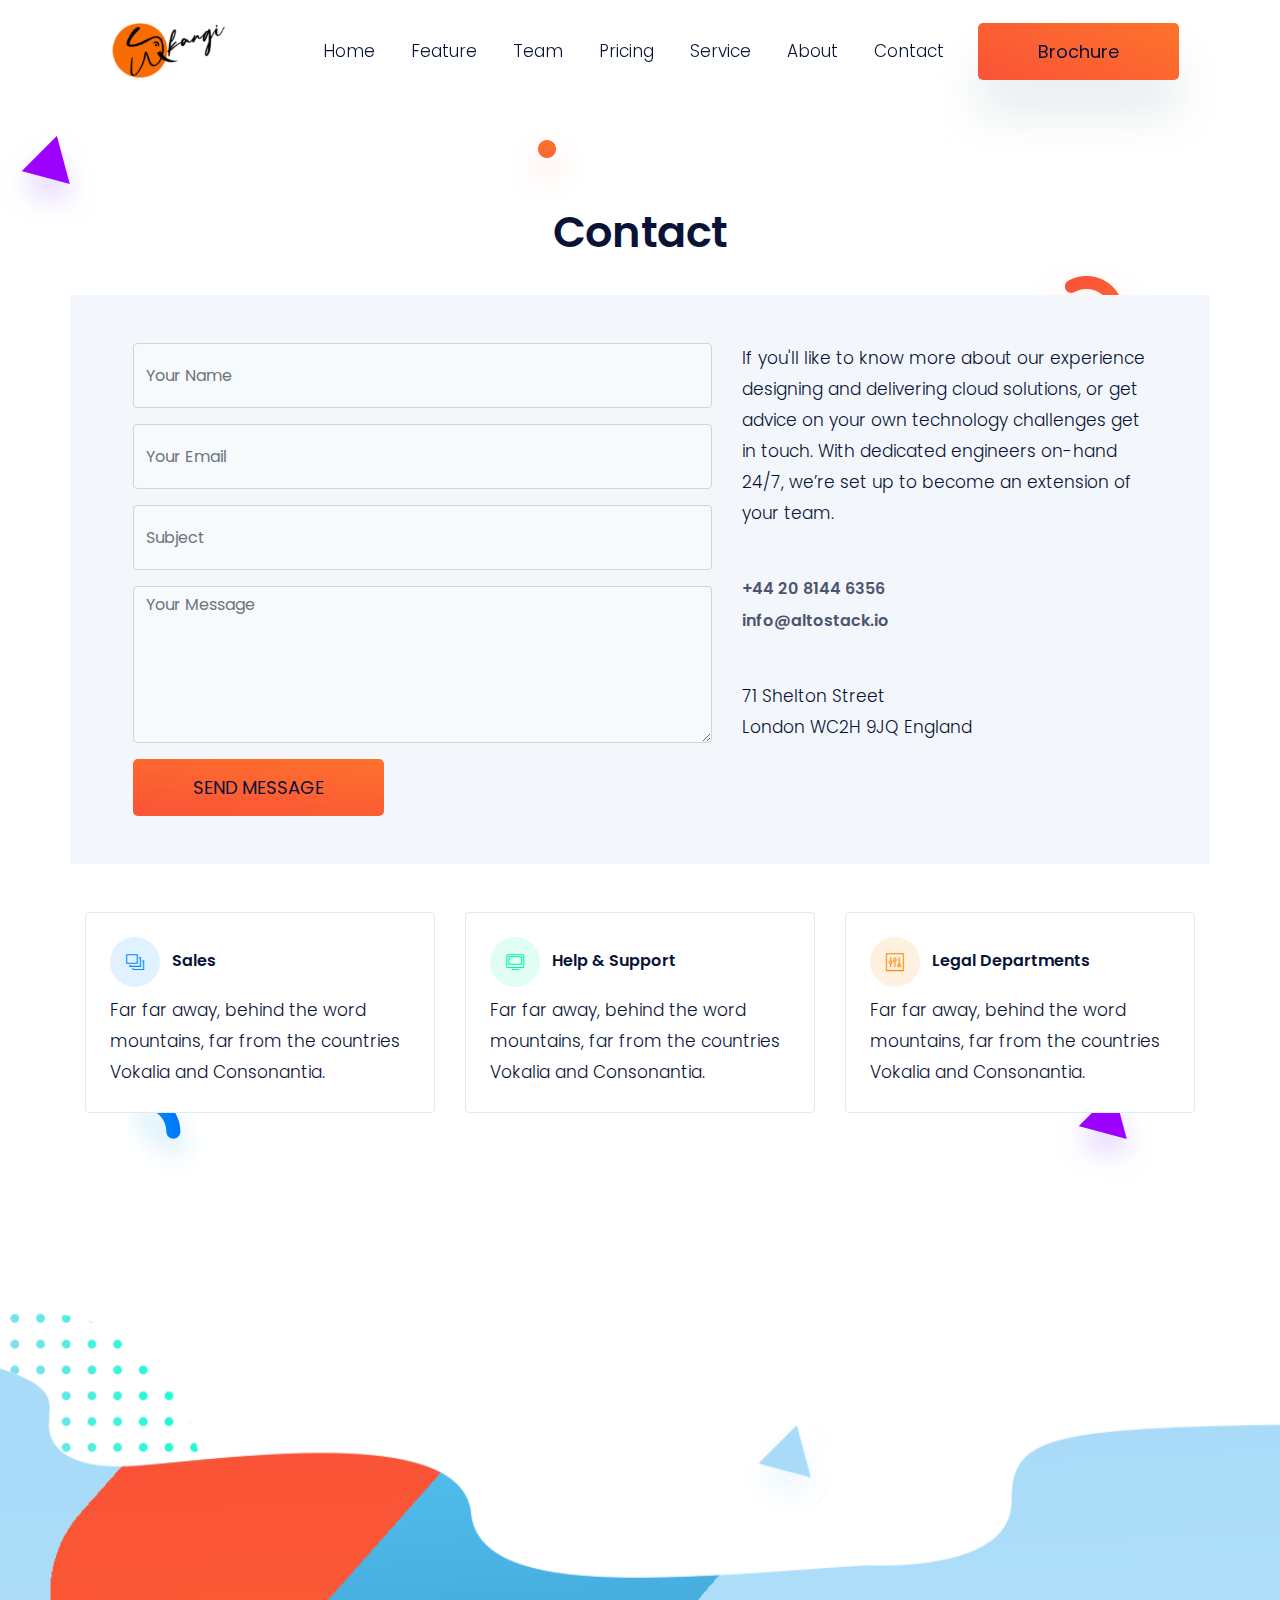
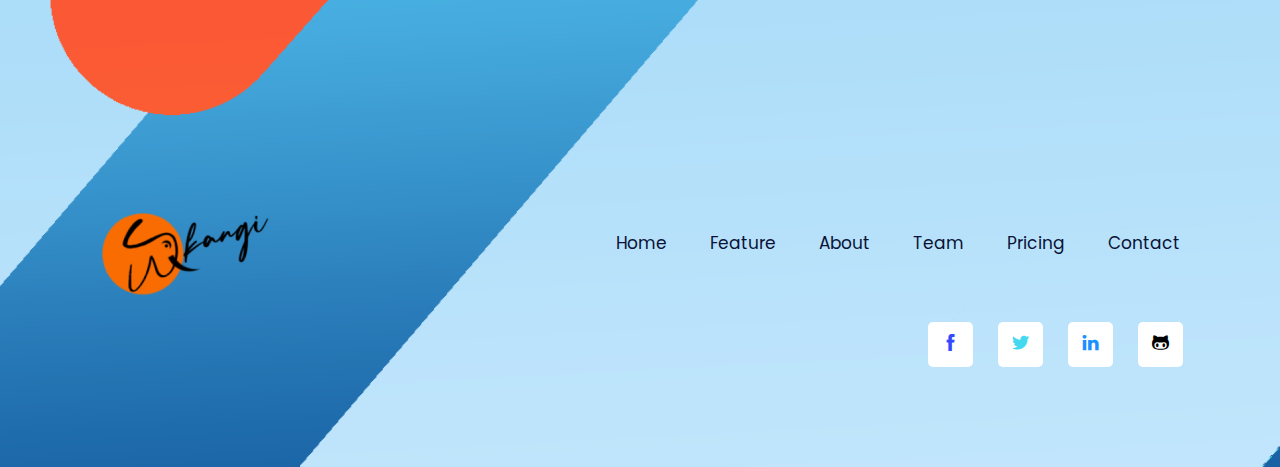
<file: contact.html>
<!DOCTYPE html>
<html lang="zxx">

<head>
  <meta charset="utf-8">
  <title>Dtox</title>

  <!-- mobile responsive meta -->
  <meta name="viewport" content="width=device-width, initial-scale=1">
  <meta name="viewport" content="width=device-width, initial-scale=1, maximum-scale=1">
  
  <!-- ** Plugins Needed for the Project ** -->
  <!-- Bootstrap -->
  <link rel="stylesheet" href="plugins/bootstrap/bootstrap.min.css">
  <!-- themefy-icon -->
  <link rel="stylesheet" href="plugins/themify-icons/themify-icons.css">
  <!-- slick slider -->
  <link rel="stylesheet" href="plugins/slick/slick.css">
  <!-- venobox popup -->
  <link rel="stylesheet" href="plugins/Venobox/venobox.css">
  <!-- aos -->
  <link rel="stylesheet" href="plugins/aos/aos.css">

  <!-- Main Stylesheet -->
  <link href="css/style.css" rel="stylesheet">
  
  <!--Favicon-->
  <link rel="shortcut icon" href="images/favicon.ico" type="image/x-icon">
  <link rel="icon" href="images/favicon.ico" type="image/x-icon">

</head>

<body>
  

<!-- navigation -->
<section class="fixed-top navigation">
  <div class="container">
    <nav class="navbar navbar-expand-lg navbar-light">
      <a class="navbar-brand" href="index.html"><img src="images/logo.png" alt="logo"></a>
      <button class="navbar-toggler border-0" type="button" data-toggle="collapse" data-target="#navbar" aria-controls="navbar"
        aria-expanded="false" aria-label="Toggle navigation">
        <span class="navbar-toggler-icon"></span>
      </button>
      <!-- navbar -->
      <div class="collapse navbar-collapse text-center" id="navbar">
        <ul class="navbar-nav ml-auto">
          <li class="nav-item">
            <a class="nav-link" href="index.html">Home</a>
          </li>
          <li class="nav-item">
            <a class="nav-link page-scroll" href="#feature">Feature</a>
          </li>
          <li class="nav-item">
            <a class="nav-link page-scroll" href="#team">Team</a>
          </li>
          <li class="nav-item">
            <a class="nav-link page-scroll" href="#pricing">Pricing</a>
          </li>
          <li class="nav-item">
            <a class="nav-link" href="service.html">Service</a>
          </li>
          <li class="nav-item">
            <a class="nav-link" href="about.html">About</a>
          </li>
          <li class="nav-item">
            <a class="nav-link" href="contact.html">Contact</a>
          </li>
        </ul>
        <a href="" class="btn btn-primary ml-lg-3 primary-shadow">Brochure</a>
      </div>
    </nav>
  </div>
</section>
<!-- /navigation -->

<!-- contact -->
<section class="section-lg contact">
    <div class="container">
        <div class="row">
            <div class="col-lg-12 text-center">
                <h2 class="section-title">Contact</h2>
            </div>
        </div>
        <div class="row contact-bg p-5 rounded mb-5">
            <div class="col-lg-7 mb-4 mb-lg-0">
                <form action="#">
                    <input type="text" class="form-control mb-3" id="name" name="name" placeholder="Your Name">
                    <input type="email" class="form-control mb-3" id="mail" name="mail" placeholder="Your Email">
                    <input type="text" class="form-control mb-3" id="subject" name="subject" placeholder="Subject">
                    <textarea name="message" id="message" class="form-control mb-3" placeholder="Your Message"></textarea>
                    <button type="submit" value="send" class="btn btn-secondary">SEND MESSAGE</button>
                </form>
            </div>
            <div class="col-lg-5">
                <p class="mb-5">If you'll like to know more about our experience designing and delivering cloud solutions, or get advice on your own technology challenges get in touch. With dedicated engineers on-hand 24/7,      we’re set up to become an extension of your team.</p>
                <a href="tel:+442081446356" class="text-color h5 d-block">+44 20 8144 6356</a>
                <a href="mailto:info@altostack.io" class="mb-5 text-color h5 d-block">info@altostack.io</a>
                <p>71 Shelton Street<br>London WC2H 9JQ England</p>
            </div>
        </div>
        <div class="row justify-content-center">
            <div class="col-lg-4 col-sm-6 mb-4 mb-lg-0">
                <div class="card p-4 border-blue">
                    <h5><i class="ti-layers-alt round-icon blue mr-2"></i> Sales</h5>
                    <p class="mb-0">Far far away, behind the word mountains, far from the countries Vokalia and Consonantia.</p>
                </div>
            </div>
            <div class="col-lg-4 col-sm-6 mb-4 mb-lg-0">
                <div class="card p-4 border-blue">
                    <h5><i class="ti-desktop round-icon green mr-2"></i> Help & Support</h5>
                    <p class="mb-0">Far far away, behind the word mountains, far from the countries Vokalia and Consonantia.</p>
                </div>
            </div>
            <div class="col-lg-4 col-sm-6 mb-4 mb-lg-0">
                <div class="card p-4 border-blue">
                    <h5><i class="ti-panel round-icon orange mr-2"></i> Legal Departments</h5>
                    <p class="mb-0">Far far away, behind the word mountains, far from the countries Vokalia and Consonantia.</p>
                </div>
            </div>
        </div>
    </div>
    <!-- background shapes -->
    <img class="contact-bg-1 up-down-animation" src="images/background-shape/feature-bg-2.png" alt="background-shape">
    <img class="contact-bg-2 left-right-animation" src="images/background-shape/green-half-cycle.png" alt="background-shape">
    <img class="contact-bg-3 up-down-animation" src="images/background-shape/green-dot.png" alt="background-shape">
    <img class="contact-bg-4 left-right-animation" src="images/background-shape/service-half-cycle.png" alt="background-shape">
    <img class="contact-bg-5 up-down-animation" src="images/background-shape/feature-bg-2.png" alt="background-shape">
</section>
<!-- /contact -->

<!-- footer -->
<footer class="footer-section footer" style="background-image: url(images/backgrounds/footer-bg.png);">
  <div class="container">
    <div class="row">
      <div class="col-lg-4 text-center text-lg-left mb-4 mb-lg-0">
        <!-- logo -->
        <a href="index.html">
          <img class="img-fluid" src="images/logo.png" alt="logo">
        </a>
      </div>
      <!-- footer menu -->
      <nav class="col-lg-8 align-self-center mb-5">
        <ul class="list-inline text-lg-right text-center footer-menu">
          <li class="list-inline-item active"><a href="index.html">Home</a></li>
          <li class="list-inline-item"><a class="page-scroll" href="#feature">Feature</a></li>
          <li class="list-inline-item"><a href="about.html">About</a></li>
          <li class="list-inline-item"><a class="page-scroll" href="#team">Team</a></li>
          <li class="list-inline-item"><a class="page-scroll" href="#pricing">Pricing</a></li>
          <li class="list-inline-item"><a href="contact.html">Contact</a></li>
        </ul>
      </nav>
      <!-- footer social icon -->
      <nav class="col-12">
        <ul class="list-inline text-lg-right text-center social-icon">
          <li class="list-inline-item">
            <a class="facebook" href="#"><i class="ti-facebook"></i></a>
          </li>
          <li class="list-inline-item">
            <a class="twitter" href="#"><i class="ti-twitter-alt"></i></a>
          </li>
          <li class="list-inline-item">
            <a class="linkedin" href="#"><i class="ti-linkedin"></i></a>
          </li>
          <li class="list-inline-item">
            <a class="black" href="#"><i class="ti-github"></i></a>
          </li>
        </ul>
      </nav>
    </div>
  </div>
</footer>
<!-- /footer -->

<!-- jQuery -->
<script src="plugins/jQuery/jquery.min.js"></script>
<!-- Bootstrap JS -->
<script src="plugins/bootstrap/bootstrap.min.js"></script>
<!-- slick slider -->
<script src="plugins/slick/slick.min.js"></script>
<!-- venobox -->
<script src="plugins/Venobox/venobox.min.js"></script>
<!-- aos -->
<script src="plugins/aos/aos.js"></script>
<!-- Main Script -->
<script src="js/script.js"></script>

</body>
</html>
</file>
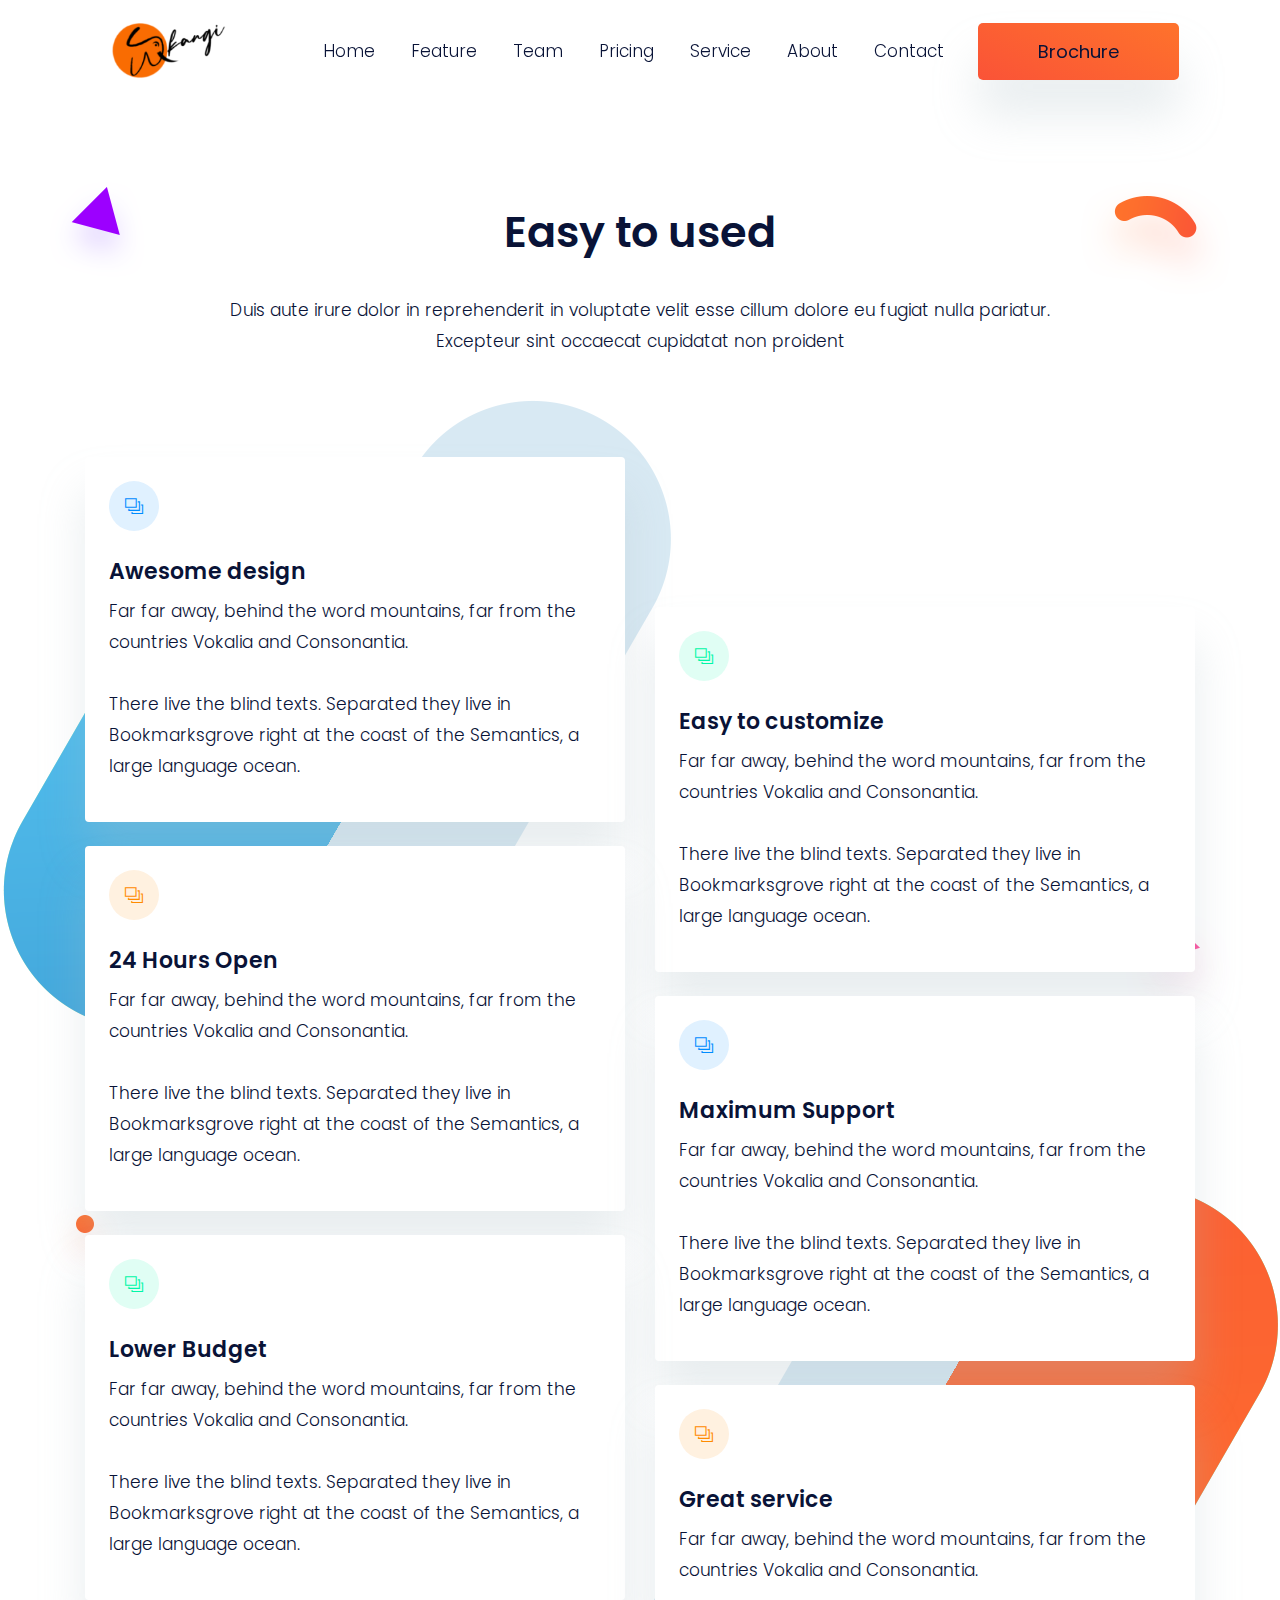
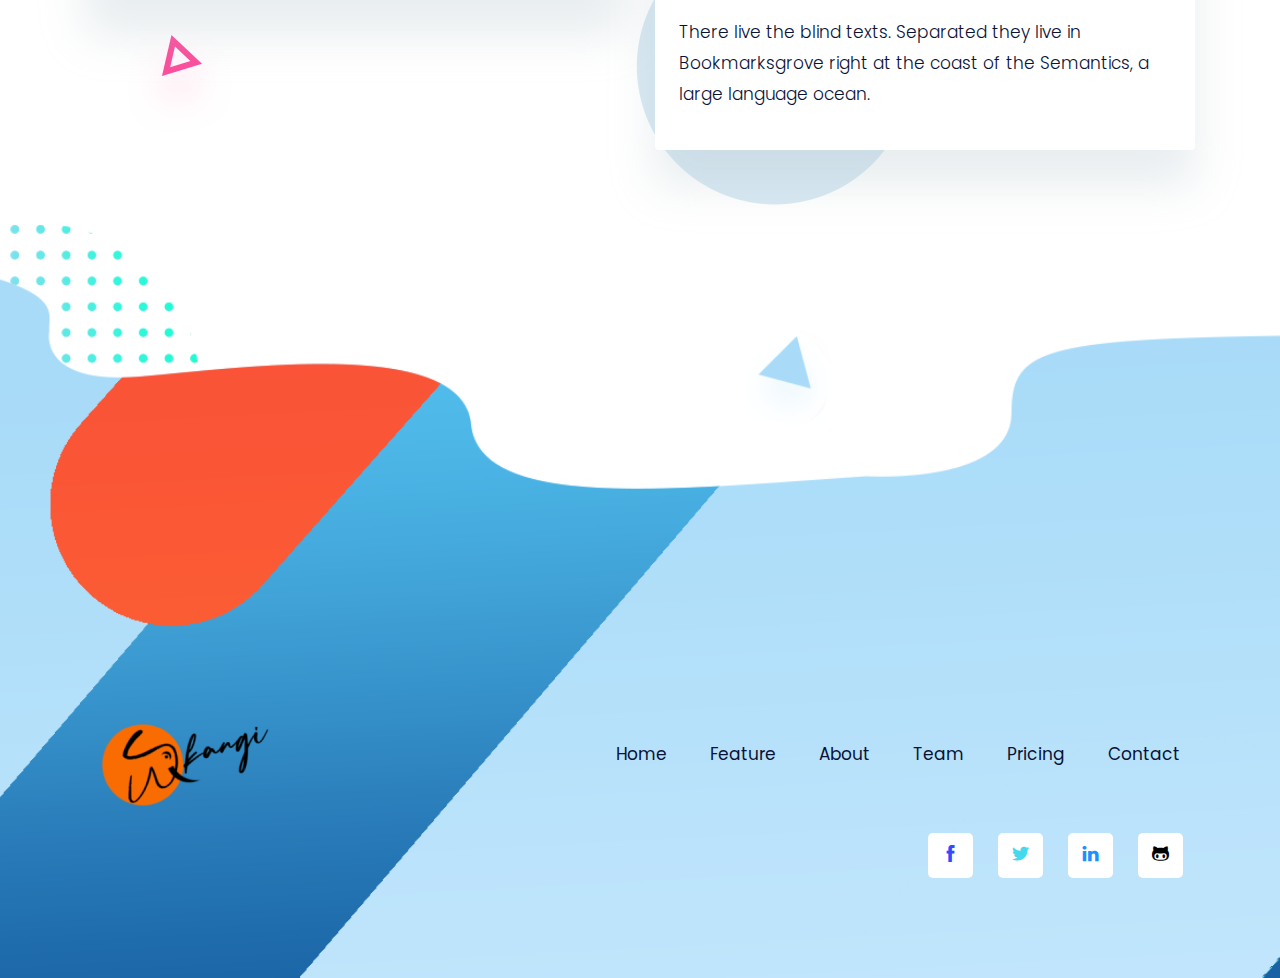
<file: service.html>
<!DOCTYPE html>
<html lang="zxx">

<head>
  <meta charset="utf-8">
  <title>Dtox</title>

  <!-- mobile responsive meta -->
  <meta name="viewport" content="width=device-width, initial-scale=1">
  <meta name="viewport" content="width=device-width, initial-scale=1, maximum-scale=1">
  
  <!-- ** Plugins Needed for the Project ** -->
  <!-- Bootstrap -->
  <link rel="stylesheet" href="plugins/bootstrap/bootstrap.min.css">
  <!-- themefy-icon -->
  <link rel="stylesheet" href="plugins/themify-icons/themify-icons.css">
  <!-- slick slider -->
  <link rel="stylesheet" href="plugins/slick/slick.css">
  <!-- venobox popup -->
  <link rel="stylesheet" href="plugins/Venobox/venobox.css">
  <!-- aos -->
  <link rel="stylesheet" href="plugins/aos/aos.css">

  <!-- Main Stylesheet -->
  <link href="css/style.css" rel="stylesheet">
  
  <!--Favicon-->
  <link rel="shortcut icon" href="images/favicon.ico" type="image/x-icon">
  <link rel="icon" href="images/favicon.ico" type="image/x-icon">

</head>

<body>
  

<!-- navigation -->
<section class="fixed-top navigation">
  <div class="container">
    <nav class="navbar navbar-expand-lg navbar-light">
      <a class="navbar-brand" href="index.html"><img src="images/logo.png" alt="logo"></a>
      <button class="navbar-toggler border-0" type="button" data-toggle="collapse" data-target="#navbar" aria-controls="navbar"
        aria-expanded="false" aria-label="Toggle navigation">
        <span class="navbar-toggler-icon"></span>
      </button>
      <!-- navbar -->
      <div class="collapse navbar-collapse text-center" id="navbar">
        <ul class="navbar-nav ml-auto">
          <li class="nav-item">
            <a class="nav-link" href="index.html">Home</a>
          </li>
          <li class="nav-item">
            <a class="nav-link page-scroll" href="#feature">Feature</a>
          </li>
          <li class="nav-item">
            <a class="nav-link page-scroll" href="#team">Team</a>
          </li>
          <li class="nav-item">
            <a class="nav-link page-scroll" href="#pricing">Pricing</a>
          </li>
          <li class="nav-item">
            <a class="nav-link" href="service.html">Service</a>
          </li>
          <li class="nav-item">
            <a class="nav-link" href="about.html">About</a>
          </li>
          <li class="nav-item">
            <a class="nav-link" href="contact.html">Contact</a>
          </li>
        </ul>
        <a href="" class="btn btn-primary ml-lg-3 primary-shadow">Brochure</a>
      </div>
    </nav>
  </div>
</section>
<!-- /navigation -->

<!-- service -->
<section class="section-lg service-bg-image position-relative" style="background-image: url(images/backgrounds/service-page.png);">
    <div class="container">
        <div class="row">
            <div class="col-12 text-center">
                <h2 class="section-title">Easy to used</h2>
                <p class="mb-100">Duis aute irure dolor in reprehenderit in voluptate velit esse cillum dolore eu fugiat nulla pariatur.<br>Excepteur sint occaecat cupidatat non proident</p>
            </div>
            <!-- service item -->
            <div class="col-sm-6 mb-4">
                <div class="rounded bg-white p-4 shadow-primary">
                    <i class="ti-layers-alt round-icon blue mb-4"></i>
                    <h4>Awesome design</h4>
                    <p>Far far away, behind the word mountains, far from the countries Vokalia and Consonantia.<br><br>There live the blind texts. Separated they live in Bookmarksgrove right at the coast of the Semantics, a large language ocean.</p>
                </div>
            </div>
            <!-- service item -->
            <div class="col-sm-6 mb-4 translate-y-150">
                <div class="rounded bg-white p-4 shadow-primary">
                    <i class="ti-layers-alt round-icon green mb-4"></i>
                    <h4>Easy to customize</h4>
                    <p>Far far away, behind the word mountains, far from the countries Vokalia and Consonantia.<br><br>There live the blind texts. Separated they live in Bookmarksgrove right at the coast of the Semantics, a large language ocean.</p>
                </div>
            </div>
            <!-- service item -->
            <div class="col-sm-6 mb-4">
                <div class="rounded bg-white p-4 shadow-primary">
                    <i class="ti-layers-alt round-icon orange mb-4"></i>
                    <h4>24 Hours Open</h4>
                    <p>Far far away, behind the word mountains, far from the countries Vokalia and Consonantia.<br><br>There live the blind texts. Separated they live in Bookmarksgrove right at the coast of the Semantics, a large language ocean.</p>
                </div>
            </div>
            <!-- service item -->
            <div class="col-sm-6 mb-4 translate-y-150">
                <div class="rounded bg-white p-4 shadow-primary">
                    <i class="ti-layers-alt round-icon blue mb-4"></i>
                    <h4>Maximum Support</h4>
                    <p>Far far away, behind the word mountains, far from the countries Vokalia and Consonantia.<br><br>There live the blind texts. Separated they live in Bookmarksgrove right at the coast of the Semantics, a large language ocean.</p>
                </div>
            </div>
            <!-- service item -->
            <div class="col-sm-6 mb-4">
                <div class="rounded bg-white p-4 shadow-primary">
                    <i class="ti-layers-alt round-icon green mb-4"></i>
                    <h4>Lower Budget</h4>
                    <p>Far far away, behind the word mountains, far from the countries Vokalia and Consonantia.<br><br>There live the blind texts. Separated they live in Bookmarksgrove right at the coast of the Semantics, a large language ocean.</p>
                </div>
            </div>
            <!-- service item -->
            <div class="col-sm-6 mb-4 translate-y-150">
                <div class="rounded bg-white p-4 shadow-primary">
                    <i class="ti-layers-alt round-icon orange mb-4"></i>
                    <h4>Great service</h4>
                    <p>Far far away, behind the word mountains, far from the countries Vokalia and Consonantia.<br><br>There live the blind texts. Separated they live in Bookmarksgrove right at the coast of the Semantics, a large language ocean.</p>
                </div>
            </div>
        </div>
    </div>
    <!-- background shapes -->
    <img class="service-bg-1 up-down-animation" src="images/background-shape/feature-bg-2.png" alt="">
    <img class="service-bg-2 left-right-animation" src="images/background-shape/seo-half-cycle.png" alt="">
    <img class="service-bg-3 up-down-animation" src="images/background-shape/team-bg-triangle.png" alt="">
    <img class="service-bg-4 left-right-animation" src="images/background-shape/green-dot.png" alt="">
    <img class="service-bg-5 up-down-animation" src="images/background-shape/team-bg-triangle.png" alt="">
</section>
<!-- /service -->

<!-- footer -->
<footer class="footer-section footer" style="background-image: url(images/backgrounds/footer-bg.png);">
  <div class="container">
    <div class="row">
      <div class="col-lg-4 text-center text-lg-left mb-4 mb-lg-0">
        <!-- logo -->
        <a href="index.html">
          <img class="img-fluid" src="images/logo.png" alt="logo">
        </a>
      </div>
      <!-- footer menu -->
      <nav class="col-lg-8 align-self-center mb-5">
        <ul class="list-inline text-lg-right text-center footer-menu">
          <li class="list-inline-item active"><a href="index.html">Home</a></li>
          <li class="list-inline-item"><a class="page-scroll" href="#feature">Feature</a></li>
          <li class="list-inline-item"><a href="about.html">About</a></li>
          <li class="list-inline-item"><a class="page-scroll" href="#team">Team</a></li>
          <li class="list-inline-item"><a class="page-scroll" href="#pricing">Pricing</a></li>
          <li class="list-inline-item"><a href="contact.html">Contact</a></li>
        </ul>
      </nav>
      <!-- footer social icon -->
      <nav class="col-12">
        <ul class="list-inline text-lg-right text-center social-icon">
          <li class="list-inline-item">
            <a class="facebook" href="#"><i class="ti-facebook"></i></a>
          </li>
          <li class="list-inline-item">
            <a class="twitter" href="#"><i class="ti-twitter-alt"></i></a>
          </li>
          <li class="list-inline-item">
            <a class="linkedin" href="#"><i class="ti-linkedin"></i></a>
          </li>
          <li class="list-inline-item">
            <a class="black" href="#"><i class="ti-github"></i></a>
          </li>
        </ul>
      </nav>
    </div>
  </div>
</footer>
<!-- /footer -->

<!-- jQuery -->
<script src="plugins/jQuery/jquery.min.js"></script>
<!-- Bootstrap JS -->
<script src="plugins/bootstrap/bootstrap.min.js"></script>
<!-- slick slider -->
<script src="plugins/slick/slick.min.js"></script>
<!-- venobox -->
<script src="plugins/Venobox/venobox.min.js"></script>
<!-- aos -->
<script src="plugins/aos/aos.js"></script>
<!-- Main Script -->
<script src="js/script.js"></script>

</body>
</html>
</file>
<file: plugins/themify-icons/themify-icons.css>
@font-face {
  font-family: 'themify';
  src: url('fonts/themify.eot?-fvbane');
  src: url('fonts/themify.eot?#iefix-fvbane') format('embedded-opentype'),
  url('fonts/themify.woff?-fvbane') format('woff'),
  url('fonts/themify.ttf?-fvbane') format('truetype'),
  url('fonts/themify.svg?-fvbane#themify') format('svg');
  font-weight: normal;
  font-style: normal;
}

[class^="ti-"],
[class*=" ti-"] {
  font-family: 'themify';
  speak: none;
  font-style: normal;
  font-weight: normal;
  font-variant: normal;
  text-transform: none;
  line-height: 1;

  /* Better Font Rendering =========== */
  -webkit-font-smoothing: antialiased;
  -moz-osx-font-smoothing: grayscale;
}

.ti-wand:before {
  content: "\e600";
}

.ti-volume:before {
  content: "\e601";
}

.ti-user:before {
  content: "\e602";
}

.ti-unlock:before {
  content: "\e603";
}

.ti-unlink:before {
  content: "\e604";
}

.ti-trash:before {
  content: "\e605";
}

.ti-thought:before {
  content: "\e606";
}

.ti-target:before {
  content: "\e607";
}

.ti-tag:before {
  content: "\e608";
}

.ti-tablet:before {
  content: "\e609";
}

.ti-star:before {
  content: "\e60a";
}

.ti-spray:before {
  content: "\e60b";
}

.ti-signal:before {
  content: "\e60c";
}

.ti-shopping-cart:before {
  content: "\e60d";
}

.ti-shopping-cart-full:before {
  content: "\e60e";
}

.ti-settings:before {
  content: "\e60f";
}

.ti-search:before {
  content: "\e610";
}

.ti-zoom-in:before {
  content: "\e611";
}

.ti-zoom-out:before {
  content: "\e612";
}

.ti-cut:before {
  content: "\e613";
}

.ti-ruler:before {
  content: "\e614";
}

.ti-ruler-pencil:before {
  content: "\e615";
}

.ti-ruler-alt:before {
  content: "\e616";
}

.ti-bookmark:before {
  content: "\e617";
}

.ti-bookmark-alt:before {
  content: "\e618";
}

.ti-reload:before {
  content: "\e619";
}

.ti-plus:before {
  content: "\e61a";
}

.ti-pin:before {
  content: "\e61b";
}

.ti-pencil:before {
  content: "\e61c";
}

.ti-pencil-alt:before {
  content: "\e61d";
}

.ti-paint-roller:before {
  content: "\e61e";
}

.ti-paint-bucket:before {
  content: "\e61f";
}

.ti-na:before {
  content: "\e620";
}

.ti-mobile:before {
  content: "\e621";
}

.ti-minus:before {
  content: "\e622";
}

.ti-medall:before {
  content: "\e623";
}

.ti-medall-alt:before {
  content: "\e624";
}

.ti-marker:before {
  content: "\e625";
}

.ti-marker-alt:before {
  content: "\e626";
}

.ti-arrow-up:before {
  content: "\e627";
}

.ti-arrow-right:before {
  content: "\e628";
}

.ti-arrow-left:before {
  content: "\e629";
}

.ti-arrow-down:before {
  content: "\e62a";
}

.ti-lock:before {
  content: "\e62b";
}

.ti-location-arrow:before {
  content: "\e62c";
}

.ti-link:before {
  content: "\e62d";
}

.ti-layout:before {
  content: "\e62e";
}

.ti-layers:before {
  content: "\e62f";
}

.ti-layers-alt:before {
  content: "\e630";
}

.ti-key:before {
  content: "\e631";
}

.ti-import:before {
  content: "\e632";
}

.ti-image:before {
  content: "\e633";
}

.ti-heart:before {
  content: "\e634";
}

.ti-heart-broken:before {
  content: "\e635";
}

.ti-hand-stop:before {
  content: "\e636";
}

.ti-hand-open:before {
  content: "\e637";
}

.ti-hand-drag:before {
  content: "\e638";
}

.ti-folder:before {
  content: "\e639";
}

.ti-flag:before {
  content: "\e63a";
}

.ti-flag-alt:before {
  content: "\e63b";
}

.ti-flag-alt-2:before {
  content: "\e63c";
}

.ti-eye:before {
  content: "\e63d";
}

.ti-export:before {
  content: "\e63e";
}

.ti-exchange-vertical:before {
  content: "\e63f";
}

.ti-desktop:before {
  content: "\e640";
}

.ti-cup:before {
  content: "\e641";
}

.ti-crown:before {
  content: "\e642";
}

.ti-comments:before {
  content: "\e643";
}

.ti-comment:before {
  content: "\e644";
}

.ti-comment-alt:before {
  content: "\e645";
}

.ti-close:before {
  content: "\e646";
}

.ti-clip:before {
  content: "\e647";
}

.ti-angle-up:before {
  content: "\e648";
}

.ti-angle-right:before {
  content: "\e649";
}

.ti-angle-left:before {
  content: "\e64a";
}

.ti-angle-down:before {
  content: "\e64b";
}

.ti-check:before {
  content: "\e64c";
}

.ti-check-box:before {
  content: "\e64d";
}

.ti-camera:before {
  content: "\e64e";
}

.ti-announcement:before {
  content: "\e64f";
}

.ti-brush:before {
  content: "\e650";
}

.ti-briefcase:before {
  content: "\e651";
}

.ti-bolt:before {
  content: "\e652";
}

.ti-bolt-alt:before {
  content: "\e653";
}

.ti-blackboard:before {
  content: "\e654";
}

.ti-bag:before {
  content: "\e655";
}

.ti-move:before {
  content: "\e656";
}

.ti-arrows-vertical:before {
  content: "\e657";
}

.ti-arrows-horizontal:before {
  content: "\e658";
}

.ti-fullscreen:before {
  content: "\e659";
}

.ti-arrow-top-right:before {
  content: "\e65a";
}

.ti-arrow-top-left:before {
  content: "\e65b";
}

.ti-arrow-circle-up:before {
  content: "\e65c";
}

.ti-arrow-circle-right:before {
  content: "\e65d";
}

.ti-arrow-circle-left:before {
  content: "\e65e";
}

.ti-arrow-circle-down:before {
  content: "\e65f";
}

.ti-angle-double-up:before {
  content: "\e660";
}

.ti-angle-double-right:before {
  content: "\e661";
}

.ti-angle-double-left:before {
  content: "\e662";
}

.ti-angle-double-down:before {
  content: "\e663";
}

.ti-zip:before {
  content: "\e664";
}

.ti-world:before {
  content: "\e665";
}

.ti-wheelchair:before {
  content: "\e666";
}

.ti-view-list:before {
  content: "\e667";
}

.ti-view-list-alt:before {
  content: "\e668";
}

.ti-view-grid:before {
  content: "\e669";
}

.ti-uppercase:before {
  content: "\e66a";
}

.ti-upload:before {
  content: "\e66b";
}

.ti-underline:before {
  content: "\e66c";
}

.ti-truck:before {
  content: "\e66d";
}

.ti-timer:before {
  content: "\e66e";
}

.ti-ticket:before {
  content: "\e66f";
}

.ti-thumb-up:before {
  content: "\e670";
}

.ti-thumb-down:before {
  content: "\e671";
}

.ti-text:before {
  content: "\e672";
}

.ti-stats-up:before {
  content: "\e673";
}

.ti-stats-down:before {
  content: "\e674";
}

.ti-split-v:before {
  content: "\e675";
}

.ti-split-h:before {
  content: "\e676";
}

.ti-smallcap:before {
  content: "\e677";
}

.ti-shine:before {
  content: "\e678";
}

.ti-shift-right:before {
  content: "\e679";
}

.ti-shift-left:before {
  content: "\e67a";
}

.ti-shield:before {
  content: "\e67b";
}

.ti-notepad:before {
  content: "\e67c";
}

.ti-server:before {
  content: "\e67d";
}

.ti-quote-right:before {
  content: "\e67e";
}

.ti-quote-left:before {
  content: "\e67f";
}

.ti-pulse:before {
  content: "\e680";
}

.ti-printer:before {
  content: "\e681";
}

.ti-power-off:before {
  content: "\e682";
}

.ti-plug:before {
  content: "\e683";
}

.ti-pie-chart:before {
  content: "\e684";
}

.ti-paragraph:before {
  content: "\e685";
}

.ti-panel:before {
  content: "\e686";
}

.ti-package:before {
  content: "\e687";
}

.ti-music:before {
  content: "\e688";
}

.ti-music-alt:before {
  content: "\e689";
}

.ti-mouse:before {
  content: "\e68a";
}

.ti-mouse-alt:before {
  content: "\e68b";
}

.ti-money:before {
  content: "\e68c";
}

.ti-microphone:before {
  content: "\e68d";
}

.ti-menu:before {
  content: "\e68e";
}

.ti-menu-alt:before {
  content: "\e68f";
}

.ti-map:before {
  content: "\e690";
}

.ti-map-alt:before {
  content: "\e691";
}

.ti-loop:before {
  content: "\e692";
}

.ti-location-pin:before {
  content: "\e693";
}

.ti-list:before {
  content: "\e694";
}

.ti-light-bulb:before {
  content: "\e695";
}

.ti-Italic:before {
  content: "\e696";
}

.ti-info:before {
  content: "\e697";
}

.ti-infinite:before {
  content: "\e698";
}

.ti-id-badge:before {
  content: "\e699";
}

.ti-hummer:before {
  content: "\e69a";
}

.ti-home:before {
  content: "\e69b";
}

.ti-help:before {
  content: "\e69c";
}

.ti-headphone:before {
  content: "\e69d";
}

.ti-harddrives:before {
  content: "\e69e";
}

.ti-harddrive:before {
  content: "\e69f";
}

.ti-gift:before {
  content: "\e6a0";
}

.ti-game:before {
  content: "\e6a1";
}

.ti-filter:before {
  content: "\e6a2";
}

.ti-files:before {
  content: "\e6a3";
}

.ti-file:before {
  content: "\e6a4";
}

.ti-eraser:before {
  content: "\e6a5";
}

.ti-envelope:before {
  content: "\e6a6";
}

.ti-download:before {
  content: "\e6a7";
}

.ti-direction:before {
  content: "\e6a8";
}

.ti-direction-alt:before {
  content: "\e6a9";
}

.ti-dashboard:before {
  content: "\e6aa";
}

.ti-control-stop:before {
  content: "\e6ab";
}

.ti-control-shuffle:before {
  content: "\e6ac";
}

.ti-control-play:before {
  content: "\e6ad";
}

.ti-control-pause:before {
  content: "\e6ae";
}

.ti-control-forward:before {
  content: "\e6af";
}

.ti-control-backward:before {
  content: "\e6b0";
}

.ti-cloud:before {
  content: "\e6b1";
}

.ti-cloud-up:before {
  content: "\e6b2";
}

.ti-cloud-down:before {
  content: "\e6b3";
}

.ti-clipboard:before {
  content: "\e6b4";
}

.ti-car:before {
  content: "\e6b5";
}

.ti-calendar:before {
  content: "\e6b6";
}

.ti-book:before {
  content: "\e6b7";
}

.ti-bell:before {
  content: "\e6b8";
}

.ti-basketball:before {
  content: "\e6b9";
}

.ti-bar-chart:before {
  content: "\e6ba";
}

.ti-bar-chart-alt:before {
  content: "\e6bb";
}

.ti-back-right:before {
  content: "\e6bc";
}

.ti-back-left:before {
  content: "\e6bd";
}

.ti-arrows-corner:before {
  content: "\e6be";
}

.ti-archive:before {
  content: "\e6bf";
}

.ti-anchor:before {
  content: "\e6c0";
}

.ti-align-right:before {
  content: "\e6c1";
}

.ti-align-left:before {
  content: "\e6c2";
}

.ti-align-justify:before {
  content: "\e6c3";
}

.ti-align-center:before {
  content: "\e6c4";
}

.ti-alert:before {
  content: "\e6c5";
}

.ti-alarm-clock:before {
  content: "\e6c6";
}

.ti-agenda:before {
  content: "\e6c7";
}

.ti-write:before {
  content: "\e6c8";
}

.ti-window:before {
  content: "\e6c9";
}

.ti-widgetized:before {
  content: "\e6ca";
}

.ti-widget:before {
  content: "\e6cb";
}

.ti-widget-alt:before {
  content: "\e6cc";
}

.ti-wallet:before {
  content: "\e6cd";
}

.ti-video-clapper:before {
  content: "\e6ce";
}

.ti-video-camera:before {
  content: "\e6cf";
}

.ti-vector:before {
  content: "\e6d0";
}

.ti-themify-logo:before {
  content: "\e6d1";
}

.ti-themify-favicon:before {
  content: "\e6d2";
}

.ti-themify-favicon-alt:before {
  content: "\e6d3";
}

.ti-support:before {
  content: "\e6d4";
}

.ti-stamp:before {
  content: "\e6d5";
}

.ti-split-v-alt:before {
  content: "\e6d6";
}

.ti-slice:before {
  content: "\e6d7";
}

.ti-shortcode:before {
  content: "\e6d8";
}

.ti-shift-right-alt:before {
  content: "\e6d9";
}

.ti-shift-left-alt:before {
  content: "\e6da";
}

.ti-ruler-alt-2:before {
  content: "\e6db";
}

.ti-receipt:before {
  content: "\e6dc";
}

.ti-pin2:before {
  content: "\e6dd";
}

.ti-pin-alt:before {
  content: "\e6de";
}

.ti-pencil-alt2:before {
  content: "\e6df";
}

.ti-palette:before {
  content: "\e6e0";
}

.ti-more:before {
  content: "\e6e1";
}

.ti-more-alt:before {
  content: "\e6e2";
}

.ti-microphone-alt:before {
  content: "\e6e3";
}

.ti-magnet:before {
  content: "\e6e4";
}

.ti-line-double:before {
  content: "\e6e5";
}

.ti-line-dotted:before {
  content: "\e6e6";
}

.ti-line-dashed:before {
  content: "\e6e7";
}

.ti-layout-width-full:before {
  content: "\e6e8";
}

.ti-layout-width-default:before {
  content: "\e6e9";
}

.ti-layout-width-default-alt:before {
  content: "\e6ea";
}

.ti-layout-tab:before {
  content: "\e6eb";
}

.ti-layout-tab-window:before {
  content: "\e6ec";
}

.ti-layout-tab-v:before {
  content: "\e6ed";
}

.ti-layout-tab-min:before {
  content: "\e6ee";
}

.ti-layout-slider:before {
  content: "\e6ef";
}

.ti-layout-slider-alt:before {
  content: "\e6f0";
}

.ti-layout-sidebar-right:before {
  content: "\e6f1";
}

.ti-layout-sidebar-none:before {
  content: "\e6f2";
}

.ti-layout-sidebar-left:before {
  content: "\e6f3";
}

.ti-layout-placeholder:before {
  content: "\e6f4";
}

.ti-layout-menu:before {
  content: "\e6f5";
}

.ti-layout-menu-v:before {
  content: "\e6f6";
}

.ti-layout-menu-separated:before {
  content: "\e6f7";
}

.ti-layout-menu-full:before {
  content: "\e6f8";
}

.ti-layout-media-right-alt:before {
  content: "\e6f9";
}

.ti-layout-media-right:before {
  content: "\e6fa";
}

.ti-layout-media-overlay:before {
  content: "\e6fb";
}

.ti-layout-media-overlay-alt:before {
  content: "\e6fc";
}

.ti-layout-media-overlay-alt-2:before {
  content: "\e6fd";
}

.ti-layout-media-left-alt:before {
  content: "\e6fe";
}

.ti-layout-media-left:before {
  content: "\e6ff";
}

.ti-layout-media-center-alt:before {
  content: "\e700";
}

.ti-layout-media-center:before {
  content: "\e701";
}

.ti-layout-list-thumb:before {
  content: "\e702";
}

.ti-layout-list-thumb-alt:before {
  content: "\e703";
}

.ti-layout-list-post:before {
  content: "\e704";
}

.ti-layout-list-large-image:before {
  content: "\e705";
}

.ti-layout-line-solid:before {
  content: "\e706";
}

.ti-layout-grid4:before {
  content: "\e707";
}

.ti-layout-grid3:before {
  content: "\e708";
}

.ti-layout-grid2:before {
  content: "\e709";
}

.ti-layout-grid2-thumb:before {
  content: "\e70a";
}

.ti-layout-cta-right:before {
  content: "\e70b";
}

.ti-layout-cta-left:before {
  content: "\e70c";
}

.ti-layout-cta-center:before {
  content: "\e70d";
}

.ti-layout-cta-btn-right:before {
  content: "\e70e";
}

.ti-layout-cta-btn-left:before {
  content: "\e70f";
}

.ti-layout-column4:before {
  content: "\e710";
}

.ti-layout-column3:before {
  content: "\e711";
}

.ti-layout-column2:before {
  content: "\e712";
}

.ti-layout-accordion-separated:before {
  content: "\e713";
}

.ti-layout-accordion-merged:before {
  content: "\e714";
}

.ti-layout-accordion-list:before {
  content: "\e715";
}

.ti-ink-pen:before {
  content: "\e716";
}

.ti-info-alt:before {
  content: "\e717";
}

.ti-help-alt:before {
  content: "\e718";
}

.ti-headphone-alt:before {
  content: "\e719";
}

.ti-hand-point-up:before {
  content: "\e71a";
}

.ti-hand-point-right:before {
  content: "\e71b";
}

.ti-hand-point-left:before {
  content: "\e71c";
}

.ti-hand-point-down:before {
  content: "\e71d";
}

.ti-gallery:before {
  content: "\e71e";
}

.ti-face-smile:before {
  content: "\e71f";
}

.ti-face-sad:before {
  content: "\e720";
}

.ti-credit-card:before {
  content: "\e721";
}

.ti-control-skip-forward:before {
  content: "\e722";
}

.ti-control-skip-backward:before {
  content: "\e723";
}

.ti-control-record:before {
  content: "\e724";
}

.ti-control-eject:before {
  content: "\e725";
}

.ti-comments-smiley:before {
  content: "\e726";
}

.ti-brush-alt:before {
  content: "\e727";
}

.ti-youtube:before {
  content: "\e728";
}

.ti-vimeo:before {
  content: "\e729";
}

.ti-twitter:before {
  content: "\e72a";
}

.ti-time:before {
  content: "\e72b";
}

.ti-tumblr:before {
  content: "\e72c";
}

.ti-skype:before {
  content: "\e72d";
}

.ti-share:before {
  content: "\e72e";
}

.ti-share-alt:before {
  content: "\e72f";
}

.ti-rocket:before {
  content: "\e730";
}

.ti-pinterest:before {
  content: "\e731";
}

.ti-new-window:before {
  content: "\e732";
}

.ti-microsoft:before {
  content: "\e733";
}

.ti-list-ol:before {
  content: "\e734";
}

.ti-linkedin:before {
  content: "\e735";
}

.ti-layout-sidebar-2:before {
  content: "\e736";
}

.ti-layout-grid4-alt:before {
  content: "\e737";
}

.ti-layout-grid3-alt:before {
  content: "\e738";
}

.ti-layout-grid2-alt:before {
  content: "\e739";
}

.ti-layout-column4-alt:before {
  content: "\e73a";
}

.ti-layout-column3-alt:before {
  content: "\e73b";
}

.ti-layout-column2-alt:before {
  content: "\e73c";
}

.ti-instagram:before {
  content: "\e73d";
}

.ti-google:before {
  content: "\e73e";
}

.ti-github:before {
  content: "\e73f";
}

.ti-flickr:before {
  content: "\e740";
}

.ti-facebook:before {
  content: "\e741";
}

.ti-dropbox:before {
  content: "\e742";
}

.ti-dribbble:before {
  content: "\e743";
}

.ti-apple:before {
  content: "\e744";
}

.ti-android:before {
  content: "\e745";
}

.ti-save:before {
  content: "\e746";
}

.ti-save-alt:before {
  content: "\e747";
}

.ti-yahoo:before {
  content: "\e748";
}

.ti-wordpress:before {
  content: "\e749";
}

.ti-vimeo-alt:before {
  content: "\e74a";
}

.ti-twitter-alt:before {
  content: "\e74b";
}

.ti-tumblr-alt:before {
  content: "\e74c";
}

.ti-trello:before {
  content: "\e74d";
}

.ti-stack-overflow:before {
  content: "\e74e";
}

.ti-soundcloud:before {
  content: "\e74f";
}

.ti-sharethis:before {
  content: "\e750";
}

.ti-sharethis-alt:before {
  content: "\e751";
}

.ti-reddit:before {
  content: "\e752";
}

.ti-pinterest-alt:before {
  content: "\e753";
}

.ti-microsoft-alt:before {
  content: "\e754";
}

.ti-linux:before {
  content: "\e755";
}

.ti-jsfiddle:before {
  content: "\e756";
}

.ti-joomla:before {
  content: "\e757";
}

.ti-html5:before {
  content: "\e758";
}

.ti-flickr-alt:before {
  content: "\e759";
}

.ti-email:before {
  content: "\e75a";
}

.ti-drupal:before {
  content: "\e75b";
}

.ti-dropbox-alt:before {
  content: "\e75c";
}

.ti-css3:before {
  content: "\e75d";
}

.ti-rss:before {
  content: "\e75e";
}

.ti-rss-alt:before {
  content: "\e75f";
}
</file>
<file: plugins/Venobox/venobox.css>
/* ------ venobox.css --------*/
.vbox-overlay *, .vbox-overlay *:before, .vbox-overlay *:after{
    -webkit-backface-visibility: hidden;
    -webkit-box-sizing:border-box;
    -moz-box-sizing:border-box;
    box-sizing:border-box;

}
.vbox-overlay{
    display: -webkit-flex;
    display: flex;
    -webkit-flex-direction: column;
    flex-direction: column;
    -webkit-justify-content: center;
    justify-content: center;
    -webkit-align-items: center;
    align-items: center;
    position: fixed;
    left: 0;
    top: 0;
    bottom: 0;
    right: 0;
    z-index: 1040;
    -webkit-transform:translateZ(1000px);
    transform: translateZ(1000px);
    transform-style: preserve-3d;
}

/* ----- navigation ----- */
.vbox-title{
    width: 100%;
    height: 40px;
    float: left;
    text-align: center;
    line-height: 28px;
    font-size: 12px;
    padding: 6px 40px;
    overflow: hidden;
    position: fixed;
    display: none;
    left: 0;
    z-index: 1050;
}
.vbox-close{
    cursor: pointer;
    position: fixed;
    top: -1px;
    right: 0;
    width: 50px;
    height: 40px;
    padding: 6px;
    display: block;
    background-position:10px center;
    overflow: hidden;
    font-size: 24px;
    line-height: 1;
    text-align: center;
    z-index: 1050;
}
.vbox-num{
    cursor: pointer;
    position: fixed;
    left: 0;
    height: 40px;
    display: block;
    overflow: hidden;
    line-height: 28px;
    font-size: 12px;
    padding: 6px 10px;
    display: none;
    z-index: 1050;
}
/* ----- navigation ARROWS ----- */
.vbox-next, .vbox-prev{
    position: fixed;
    top: 50%;
    margin-top: -15px;
    overflow: hidden;
    cursor: pointer;
    display: block;
    width: 45px;
    height: 45px;
    z-index: 1050;
}
.vbox-next span, .vbox-prev span{
    position: relative;
    width: 20px;
    height: 20px;
    border: 2px solid transparent;
    border-top-color: #B6B6B6;
    border-right-color: #B6B6B6;
    text-indent: -100px;
    position: absolute;
    top: 8px;
    display: block;
}
.vbox-prev{
    left: 15px;
}
.vbox-next{
    right: 15px;
}
.vbox-prev span{
    left: 10px;
    -ms-transform: rotate(-135deg);
    -webkit-transform: rotate(-135deg);
    transform: rotate(-135deg);
}
.vbox-next span{
    -ms-transform: rotate(45deg);
    -webkit-transform: rotate(45deg);
    transform: rotate(45deg);
    right: 10px;
}
/* ------- inline window ------ */
.vbox-inline{
    width: 420px;
    height: 315px;
    height: 70vh;
    padding: 10px;
    background: #fff;
    margin: 0 auto;
    overflow: auto;
    text-align: left;
}
/* ------- Video & iFrames window ------ */
.venoframe{
    max-width: 100%;
    width: 100%;
    border: none;
    width: 100%;
    height: 260px;
    height: 70vh;
}
.venoframe.vbvid{
    height: 260px;
}
@media (min-width: 768px) {
    .venoframe, .vbox-inline{
        width: 90%;
        height: 360px;
        height: 70vh;
    }
    .venoframe.vbvid{
        width: 640px;
        height: 360px;
    }
}
@media (min-width: 992px) {
    .venoframe, .vbox-inline{
        max-width: 1200px;
        width: 80%;
        height: 540px;
        height: 70vh;
    }
    .venoframe.vbvid{
        width: 960px;
        height: 540px;
    }
}
/* 
Please do NOT edit this part! 
or at least read this note: http://i.imgur.com/7C0ws9e.gif
*/
.vbox-open{
    overflow: hidden;
}
.vbox-container{
    position: absolute;
    left: 0;
    right: 0;
    top: 0;
    bottom: 0;
    overflow-x: hidden;
    overflow-y: scroll;
    overflow-scrolling: touch;
    -webkit-overflow-scrolling: touch;
    z-index: 20;
    max-height: 100%;

}

.vbox-content{
    text-align: center;
    float: left;
    width: 100%;
    position: relative;
    overflow: hidden;
    padding: 20px 10px;
}
.vbox-container img{
    max-width: 100%;
    height: auto;
}
.figlio{
    box-shadow: 0 0 12px rgba(0,0,0,0.19), 0 6px 6px rgba(0,0,0,0.23);
    max-width: 100%;
    text-align: initial;
}
img.figlio{
    -webkit-user-select: none;
-khtml-user-select: none;
-moz-user-select: none;
-o-user-select: none;
user-select: none;
}
.vbox-content.swipe-left{
    margin-left: -200px !important;
}
.vbox-content.swipe-right{
    margin-left: 200px !important;
}
.animated{
    webkit-transition: margin 300ms ease-out;
    transition: margin 300ms ease-out;
}
.animate-in{
    opacity: 1;
}
.animate-out{
    opacity: 0;
}
/* ---------- preloader ----------
 * SPINKIT 
 * http://tobiasahlin.com/spinkit/
-------------------------------- */
.sk-double-bounce,.sk-rotating-plane{width:40px;height:40px;margin:40px auto}.sk-rotating-plane{background-color:#333;-webkit-animation:sk-rotatePlane 1.2s infinite ease-in-out;animation:sk-rotatePlane 1.2s infinite ease-in-out}@-webkit-keyframes sk-rotatePlane{0%{-webkit-transform:perspective(120px) rotateX(0) rotateY(0);transform:perspective(120px) rotateX(0) rotateY(0)}50%{-webkit-transform:perspective(120px) rotateX(-180.1deg) rotateY(0);transform:perspective(120px) rotateX(-180.1deg) rotateY(0)}100%{-webkit-transform:perspective(120px) rotateX(-180deg) rotateY(-179.9deg);transform:perspective(120px) rotateX(-180deg) rotateY(-179.9deg)}}@keyframes sk-rotatePlane{0%{-webkit-transform:perspective(120px) rotateX(0) rotateY(0);transform:perspective(120px) rotateX(0) rotateY(0)}50%{-webkit-transform:perspective(120px) rotateX(-180.1deg) rotateY(0);transform:perspective(120px) rotateX(-180.1deg) rotateY(0)}100%{-webkit-transform:perspective(120px) rotateX(-180deg) rotateY(-179.9deg);transform:perspective(120px) rotateX(-180deg) rotateY(-179.9deg)}}.sk-double-bounce{position:relative}.sk-double-bounce .sk-child{width:100%;height:100%;border-radius:50%;background-color:#333;opacity:.6;position:absolute;top:0;left:0;-webkit-animation:sk-doubleBounce 2s infinite ease-in-out;animation:sk-doubleBounce 2s infinite ease-in-out}.sk-chasing-dots .sk-child,.sk-spinner-pulse,.sk-three-bounce .sk-child{background-color:#333;border-radius:100%}.sk-double-bounce .sk-double-bounce2{-webkit-animation-delay:-1s;animation-delay:-1s}@-webkit-keyframes sk-doubleBounce{0%,100%{-webkit-transform:scale(0);transform:scale(0)}50%{-webkit-transform:scale(1);transform:scale(1)}}@keyframes sk-doubleBounce{0%,100%{-webkit-transform:scale(0);transform:scale(0)}50%{-webkit-transform:scale(1);transform:scale(1)}}.sk-wave{margin:40px auto;width:50px;height:40px;text-align:center;font-size:10px}.sk-wave .sk-rect{background-color:#333;height:100%;width:6px;display:inline-block;-webkit-animation:sk-waveStretchDelay 1.2s infinite ease-in-out;animation:sk-waveStretchDelay 1.2s infinite ease-in-out}.sk-wave .sk-rect1{-webkit-animation-delay:-1.2s;animation-delay:-1.2s}.sk-wave .sk-rect2{-webkit-animation-delay:-1.1s;animation-delay:-1.1s}.sk-wave .sk-rect3{-webkit-animation-delay:-1s;animation-delay:-1s}.sk-wave .sk-rect4{-webkit-animation-delay:-.9s;animation-delay:-.9s}.sk-wave .sk-rect5{-webkit-animation-delay:-.8s;animation-delay:-.8s}@-webkit-keyframes sk-waveStretchDelay{0%,100%,40%{-webkit-transform:scaleY(.4);transform:scaleY(.4)}20%{-webkit-transform:scaleY(1);transform:scaleY(1)}}@keyframes sk-waveStretchDelay{0%,100%,40%{-webkit-transform:scaleY(.4);transform:scaleY(.4)}20%{-webkit-transform:scaleY(1);transform:scaleY(1)}}.sk-wandering-cubes{margin:40px auto;width:40px;height:40px;position:relative}.sk-wandering-cubes .sk-cube{background-color:#333;width:10px;height:10px;position:absolute;top:0;left:0;-webkit-animation:sk-wanderingCube 1.8s ease-in-out -1.8s infinite both;animation:sk-wanderingCube 1.8s ease-in-out -1.8s infinite both}.sk-chasing-dots,.sk-spinner-pulse{width:40px;height:40px;margin:40px auto}.sk-wandering-cubes .sk-cube2{-webkit-animation-delay:-.9s;animation-delay:-.9s}@-webkit-keyframes sk-wanderingCube{0%{-webkit-transform:rotate(0);transform:rotate(0)}25%{-webkit-transform:translateX(30px) rotate(-90deg) scale(.5);transform:translateX(30px) rotate(-90deg) scale(.5)}50%{-webkit-transform:translateX(30px) translateY(30px) rotate(-179deg);transform:translateX(30px) translateY(30px) rotate(-179deg)}50.1%{-webkit-transform:translateX(30px) translateY(30px) rotate(-180deg);transform:translateX(30px) translateY(30px) rotate(-180deg)}75%{-webkit-transform:translateX(0) translateY(30px) rotate(-270deg) scale(.5);transform:translateX(0) translateY(30px) rotate(-270deg) scale(.5)}100%{-webkit-transform:rotate(-360deg);transform:rotate(-360deg)}}@keyframes sk-wanderingCube{0%{-webkit-transform:rotate(0);transform:rotate(0)}25%{-webkit-transform:translateX(30px) rotate(-90deg) scale(.5);transform:translateX(30px) rotate(-90deg) scale(.5)}50%{-webkit-transform:translateX(30px) translateY(30px) rotate(-179deg);transform:translateX(30px) translateY(30px) rotate(-179deg)}50.1%{-webkit-transform:translateX(30px) translateY(30px) rotate(-180deg);transform:translateX(30px) translateY(30px) rotate(-180deg)}75%{-webkit-transform:translateX(0) translateY(30px) rotate(-270deg) scale(.5);transform:translateX(0) translateY(30px) rotate(-270deg) scale(.5)}100%{-webkit-transform:rotate(-360deg);transform:rotate(-360deg)}}.sk-spinner-pulse{-webkit-animation:sk-pulseScaleOut 1s infinite ease-in-out;animation:sk-pulseScaleOut 1s infinite ease-in-out}@-webkit-keyframes sk-pulseScaleOut{0%{-webkit-transform:scale(0);transform:scale(0)}100%{-webkit-transform:scale(1);transform:scale(1);opacity:0}}@keyframes sk-pulseScaleOut{0%{-webkit-transform:scale(0);transform:scale(0)}100%{-webkit-transform:scale(1);transform:scale(1);opacity:0}}.sk-chasing-dots{position:relative;text-align:center;-webkit-animation:sk-chasingDotsRotate 2s infinite linear;animation:sk-chasingDotsRotate 2s infinite linear}.sk-chasing-dots .sk-child{width:60%;height:60%;display:inline-block;position:absolute;top:0;-webkit-animation:sk-chasingDotsBounce 2s infinite ease-in-out;animation:sk-chasingDotsBounce 2s infinite ease-in-out}.sk-chasing-dots .sk-dot2{top:auto;bottom:0;-webkit-animation-delay:-1s;animation-delay:-1s}@-webkit-keyframes sk-chasingDotsRotate{100%{-webkit-transform:rotate(360deg);transform:rotate(360deg)}}@keyframes sk-chasingDotsRotate{100%{-webkit-transform:rotate(360deg);transform:rotate(360deg)}}@-webkit-keyframes sk-chasingDotsBounce{0%,100%{-webkit-transform:scale(0);transform:scale(0)}50%{-webkit-transform:scale(1);transform:scale(1)}}@keyframes sk-chasingDotsBounce{0%,100%{-webkit-transform:scale(0);transform:scale(0)}50%{-webkit-transform:scale(1);transform:scale(1)}}.sk-three-bounce{margin:40px auto;width:80px;text-align:center}.sk-three-bounce .sk-child{width:20px;height:20px;display:inline-block;-webkit-animation:sk-three-bounce 1.4s ease-in-out 0s infinite both;animation:sk-three-bounce 1.4s ease-in-out 0s infinite both}.sk-circle .sk-child:before,.sk-fading-circle .sk-circle:before{display:block;border-radius:100%;content:'';background-color:#333}.sk-three-bounce .sk-bounce1{-webkit-animation-delay:-.32s;animation-delay:-.32s}.sk-three-bounce .sk-bounce2{-webkit-animation-delay:-.16s;animation-delay:-.16s}@-webkit-keyframes sk-three-bounce{0%,100%,80%{-webkit-transform:scale(0);transform:scale(0)}40%{-webkit-transform:scale(1);transform:scale(1)}}@keyframes sk-three-bounce{0%,100%,80%{-webkit-transform:scale(0);transform:scale(0)}40%{-webkit-transform:scale(1);transform:scale(1)}}.sk-circle{margin:40px auto;width:40px;height:40px;position:relative}.sk-circle .sk-child{width:100%;height:100%;position:absolute;left:0;top:0}.sk-circle .sk-child:before{margin:0 auto;width:15%;height:15%;-webkit-animation:sk-circleBounceDelay 1.2s infinite ease-in-out both;animation:sk-circleBounceDelay 1.2s infinite ease-in-out both}.sk-circle .sk-circle2{-webkit-transform:rotate(30deg);-ms-transform:rotate(30deg);transform:rotate(30deg)}.sk-circle .sk-circle3{-webkit-transform:rotate(60deg);-ms-transform:rotate(60deg);transform:rotate(60deg)}.sk-circle .sk-circle4{-webkit-transform:rotate(90deg);-ms-transform:rotate(90deg);transform:rotate(90deg)}.sk-circle .sk-circle5{-webkit-transform:rotate(120deg);-ms-transform:rotate(120deg);transform:rotate(120deg)}.sk-circle .sk-circle6{-webkit-transform:rotate(150deg);-ms-transform:rotate(150deg);transform:rotate(150deg)}.sk-circle .sk-circle7{-webkit-transform:rotate(180deg);-ms-transform:rotate(180deg);transform:rotate(180deg)}.sk-circle .sk-circle8{-webkit-transform:rotate(210deg);-ms-transform:rotate(210deg);transform:rotate(210deg)}.sk-circle .sk-circle9{-webkit-transform:rotate(240deg);-ms-transform:rotate(240deg);transform:rotate(240deg)}.sk-circle .sk-circle10{-webkit-transform:rotate(270deg);-ms-transform:rotate(270deg);transform:rotate(270deg)}.sk-circle .sk-circle11{-webkit-transform:rotate(300deg);-ms-transform:rotate(300deg);transform:rotate(300deg)}.sk-circle .sk-circle12{-webkit-transform:rotate(330deg);-ms-transform:rotate(330deg);transform:rotate(330deg)}.sk-circle .sk-circle2:before{-webkit-animation-delay:-1.1s;animation-delay:-1.1s}.sk-circle .sk-circle3:before{-webkit-animation-delay:-1s;animation-delay:-1s}.sk-circle .sk-circle4:before{-webkit-animation-delay:-.9s;animation-delay:-.9s}.sk-circle .sk-circle5:before{-webkit-animation-delay:-.8s;animation-delay:-.8s}.sk-circle .sk-circle6:before{-webkit-animation-delay:-.7s;animation-delay:-.7s}.sk-circle .sk-circle7:before{-webkit-animation-delay:-.6s;animation-delay:-.6s}.sk-circle .sk-circle8:before{-webkit-animation-delay:-.5s;animation-delay:-.5s}.sk-circle .sk-circle9:before{-webkit-animation-delay:-.4s;animation-delay:-.4s}.sk-circle .sk-circle10:before{-webkit-animation-delay:-.3s;animation-delay:-.3s}.sk-circle .sk-circle11:before{-webkit-animation-delay:-.2s;animation-delay:-.2s}.sk-circle .sk-circle12:before{-webkit-animation-delay:-.1s;animation-delay:-.1s}@-webkit-keyframes sk-circleBounceDelay{0%,100%,80%{-webkit-transform:scale(0);transform:scale(0)}40%{-webkit-transform:scale(1);transform:scale(1)}}@keyframes sk-circleBounceDelay{0%,100%,80%{-webkit-transform:scale(0);transform:scale(0)}40%{-webkit-transform:scale(1);transform:scale(1)}}.sk-cube-grid{width:40px;height:40px;margin:40px auto}.sk-cube-grid .sk-cube{width:33.33%;height:33.33%;background-color:#333;float:left;-webkit-animation:sk-cubeGridScaleDelay 1.3s infinite ease-in-out;animation:sk-cubeGridScaleDelay 1.3s infinite ease-in-out}.sk-cube-grid .sk-cube1{-webkit-animation-delay:.2s;animation-delay:.2s}.sk-cube-grid .sk-cube2{-webkit-animation-delay:.3s;animation-delay:.3s}.sk-cube-grid .sk-cube3{-webkit-animation-delay:.4s;animation-delay:.4s}.sk-cube-grid .sk-cube4{-webkit-animation-delay:.1s;animation-delay:.1s}.sk-cube-grid .sk-cube5{-webkit-animation-delay:.2s;animation-delay:.2s}.sk-cube-grid .sk-cube6{-webkit-animation-delay:.3s;animation-delay:.3s}.sk-cube-grid .sk-cube7{-webkit-animation-delay:0ms;animation-delay:0ms}.sk-cube-grid .sk-cube8{-webkit-animation-delay:.1s;animation-delay:.1s}.sk-cube-grid .sk-cube9{-webkit-animation-delay:.2s;animation-delay:.2s}@-webkit-keyframes sk-cubeGridScaleDelay{0%,100%,70%{-webkit-transform:scale3D(1,1,1);transform:scale3D(1,1,1)}35%{-webkit-transform:scale3D(0,0,1);transform:scale3D(0,0,1)}}@keyframes sk-cubeGridScaleDelay{0%,100%,70%{-webkit-transform:scale3D(1,1,1);transform:scale3D(1,1,1)}35%{-webkit-transform:scale3D(0,0,1);transform:scale3D(0,0,1)}}.sk-fading-circle{margin:40px auto;width:40px;height:40px;position:relative}.sk-fading-circle .sk-circle{width:100%;height:100%;position:absolute;left:0;top:0}.sk-fading-circle .sk-circle:before{margin:0 auto;width:15%;height:15%;-webkit-animation:sk-circleFadeDelay 1.2s infinite ease-in-out both;animation:sk-circleFadeDelay 1.2s infinite ease-in-out both}.sk-fading-circle .sk-circle2{-webkit-transform:rotate(30deg);-ms-transform:rotate(30deg);transform:rotate(30deg)}.sk-fading-circle .sk-circle3{-webkit-transform:rotate(60deg);-ms-transform:rotate(60deg);transform:rotate(60deg)}.sk-fading-circle .sk-circle4{-webkit-transform:rotate(90deg);-ms-transform:rotate(90deg);transform:rotate(90deg)}.sk-fading-circle .sk-circle5{-webkit-transform:rotate(120deg);-ms-transform:rotate(120deg);transform:rotate(120deg)}.sk-fading-circle .sk-circle6{-webkit-transform:rotate(150deg);-ms-transform:rotate(150deg);transform:rotate(150deg)}.sk-fading-circle .sk-circle7{-webkit-transform:rotate(180deg);-ms-transform:rotate(180deg);transform:rotate(180deg)}.sk-fading-circle .sk-circle8{-webkit-transform:rotate(210deg);-ms-transform:rotate(210deg);transform:rotate(210deg)}.sk-fading-circle .sk-circle9{-webkit-transform:rotate(240deg);-ms-transform:rotate(240deg);transform:rotate(240deg)}.sk-fading-circle .sk-circle10{-webkit-transform:rotate(270deg);-ms-transform:rotate(270deg);transform:rotate(270deg)}.sk-fading-circle .sk-circle11{-webkit-transform:rotate(300deg);-ms-transform:rotate(300deg);transform:rotate(300deg)}.sk-fading-circle .sk-circle12{-webkit-transform:rotate(330deg);-ms-transform:rotate(330deg);transform:rotate(330deg)}.sk-fading-circle .sk-circle2:before{-webkit-animation-delay:-1.1s;animation-delay:-1.1s}.sk-fading-circle .sk-circle3:before{-webkit-animation-delay:-1s;animation-delay:-1s}.sk-fading-circle .sk-circle4:before{-webkit-animation-delay:-.9s;animation-delay:-.9s}.sk-fading-circle .sk-circle5:before{-webkit-animation-delay:-.8s;animation-delay:-.8s}.sk-fading-circle .sk-circle6:before{-webkit-animation-delay:-.7s;animation-delay:-.7s}.sk-fading-circle .sk-circle7:before{-webkit-animation-delay:-.6s;animation-delay:-.6s}.sk-fading-circle .sk-circle8:before{-webkit-animation-delay:-.5s;animation-delay:-.5s}.sk-fading-circle .sk-circle9:before{-webkit-animation-delay:-.4s;animation-delay:-.4s}.sk-fading-circle .sk-circle10:before{-webkit-animation-delay:-.3s;animation-delay:-.3s}.sk-fading-circle .sk-circle11:before{-webkit-animation-delay:-.2s;animation-delay:-.2s}.sk-fading-circle .sk-circle12:before{-webkit-animation-delay:-.1s;animation-delay:-.1s}@-webkit-keyframes sk-circleFadeDelay{0%,100%,39%{opacity:0}40%{opacity:1}}@keyframes sk-circleFadeDelay{0%,100%,39%{opacity:0}40%{opacity:1}}.sk-folding-cube{margin:40px auto;width:40px;height:40px;position:relative;-webkit-transform:rotateZ(45deg);transform:rotateZ(45deg)}.sk-folding-cube .sk-cube{float:left;width:50%;height:50%;position:relative;-webkit-transform:scale(1.1);-ms-transform:scale(1.1);transform:scale(1.1)}.sk-folding-cube .sk-cube:before{content:'';position:absolute;top:0;left:0;width:100%;height:100%;background-color:#333;-webkit-animation:sk-foldCubeAngle 2.4s infinite linear both;animation:sk-foldCubeAngle 2.4s infinite linear both;-webkit-transform-origin:100% 100%;-ms-transform-origin:100% 100%;transform-origin:100% 100%}.sk-folding-cube .sk-cube2{-webkit-transform:scale(1.1) rotateZ(90deg);transform:scale(1.1) rotateZ(90deg)}.sk-folding-cube .sk-cube3{-webkit-transform:scale(1.1) rotateZ(180deg);transform:scale(1.1) rotateZ(180deg)}.sk-folding-cube .sk-cube4{-webkit-transform:scale(1.1) rotateZ(270deg);transform:scale(1.1) rotateZ(270deg)}.sk-folding-cube .sk-cube2:before{-webkit-animation-delay:.3s;animation-delay:.3s}.sk-folding-cube .sk-cube3:before{-webkit-animation-delay:.6s;animation-delay:.6s}.sk-folding-cube .sk-cube4:before{-webkit-animation-delay:.9s;animation-delay:.9s}@-webkit-keyframes sk-foldCubeAngle{0%,10%{-webkit-transform:perspective(140px) rotateX(-180deg);transform:perspective(140px) rotateX(-180deg);opacity:0}25%,75%{-webkit-transform:perspective(140px) rotateX(0);transform:perspective(140px) rotateX(0);opacity:1}100%,90%{-webkit-transform:perspective(140px) rotateY(180deg);transform:perspective(140px) rotateY(180deg);opacity:0}}@keyframes sk-foldCubeAngle{0%,10%{-webkit-transform:perspective(140px) rotateX(-180deg);transform:perspective(140px) rotateX(-180deg);opacity:0}25%,75%{-webkit-transform:perspective(140px) rotateX(0);transform:perspective(140px) rotateX(0);opacity:1}100%,90%{-webkit-transform:perspective(140px) rotateY(180deg);transform:perspective(140px) rotateY(180deg);opacity:0}}
</file>
<file: css/style.css>
/*!------------------------------------------------------------------
[MAIN STYLESHEET]

PROJECT:	Project Name
VERSION:	Versoin Number
-------------------------------------------------------------------*/
/*------------------------------------------------------------------
[TABLE OF CONTENTS]
-------------------------------------------------------------------*/
/* 1.1 typography */
@import url("https://fonts.googleapis.com/css?family=Poppins:300,400,500,600,700");
body {
  line-height: 31px;
  font-family: "Poppins", sans-serif;
  font-weight: 300;
  -webkit-font-smoothing: antialiased;
  font-size: 17px;
}

p, .paragraph {
  font-weight: 300;
  color: #091337;
  font-size: 17px;
  line-height: 31px;
  font-family: "Poppins", sans-serif;
}

h1, h2, h3, h4, h5, h6, .h1, .h2, .h3, .h4, .h5, .h6 {
  color: #091337;
  font-family: "Poppins", sans-serif;
  font-weight: 600;
  line-height: 1.5;
}

h1, .h1 {
  font-size: 56px;
}

h2, .h2 {
  font-size: 43px;
}

h3, .h3 {
  font-size: 37px;
}

h4, .h4 {
  font-size: 22px;
}

h5, .h5 {
  font-size: 16px;
}

h6, .h6 {
  font-size: 13px;
}

.btn {
  font-size: 18px;
  font-family: "Poppins", sans-serif;
  text-transform: capitalize;
  padding: 15px 60px;
  font-weight: 400;
  border: 0;
  border-radius: 5px;
  position: relative;
  z-index: 1;
  transition: .2s ease;
}

.btn:focus {
  outline: 0;
  box-shadow: none !important;
}

.btn:active {
  box-shadow: none;
}

.btn-primary {
  background: linear-gradient(25deg, #fa5337 0%, #fe712c 95%);
  color: #091337;
  transition: background 3s ease-in;
}

.btn-primary:active {
  background: linear-gradient(25deg, #145a9e 0%, #52bfee 95%) !important;
}

.btn-primary:hover {
  background: linear-gradient(205deg, #52bfee 0%, #145a9e 95%);
  color: white;
}

.btn-secondary {
  background-image: linear-gradient(6deg, #fa5337 0%, #fe712c
  100%);
  background-color: transparent;
  color: #091337;
}

.btn-secondary:active {
  background: linear-gradient(45deg, #fe712c 0%, #fa5337 100%) !important;
}

.btn-secondary:hover {
  background: linear-gradient(4deg, #fe712c 0%, #fa5337  100%);
  color: #091337;
}

.btn-lg {
  padding: 15px 85px;
}

body {
  background-color: #fff;
  overflow-x: hidden;
}

::-moz-selection {
  background: #20a5ff;
  color: #fff;
}

::selection {
  background: #20a5ff;
  color: #fff;
}

/* preloader */
.preloader {
  position: fixed;
  top: 0;
  left: 0;
  right: 0;
  bottom: 0;
  background-color: #fff;
  z-index: 999;
  display: flex;
  align-items: center;
  justify-content: center;
}

ol,
ul {
  list-style-type: none;
  margin: 0px;
}

img {
  vertical-align: middle;
  border: 0;
}

a,
a:hover,
a:focus {
  text-decoration: none;
}

a,
button,
select {
  cursor: pointer;
  transition: .2s ease;
}

a:focus,
button:focus,
select:focus {
  outline: 0;
}

a:hover {
  color: #008dec;
}

.slick-slide {
  outline: 0;
}

.section {
  padding-top: 130px;
  padding-bottom: 130px;
}

.section-sm {
  padding-top: 40px;
  padding-bottom: 40px;
}

.section-lg {
  padding-top: 200px;
  padding-bottom: 200px;
}

@media (max-width: 575px) {
  .section-lg {
    padding-top: 150px;
    padding-bottom: 150px;
  }
}

.section-title {
  margin-bottom: 30px;
}

.bg-cover {
  background-size: cover;
  background-position: center center;
  background-repeat: no-repeat;
}

/* overlay */
.overlay {
  position: relative;
}

.overlay::before {
  position: absolute;
  content: '';
  height: 100%;
  width: 100%;
  top: 0;
  left: 0;
  background: #000;
  opacity: .5;
}

.outline-0 {
  outline: 0 !important;
}

.d-unset {
  display: unset !important;
}

.page-title {
  background-position: center center;
  background-size: cover;
  background-repeat: no-repeat;
}
.navbar-brand img
{
  width:135px;
}
.bg-primary {
  background: #008dec !important;
}

.bg-gray {
  background: #f2f3f5;
}

.text-primary {
  color: #008dec !important;
}

.text-dark {
  color: #091337 !important;
}

.text-purple {
  color: #9491ff !important;
}

.text-color {
  color: #4d546f;
}

.primary-shadow {
  box-shadow: 0px 35px 46px 0px rgba(172, 189, 199, 0.28);
}

.border-blue {
  border-color: #dcebf4 !important;
}

.shadow-primary {
  box-shadow: 0px 35px 46px 0px rgba(172, 189, 199, 0.28);
}

.facebook {
  color: #334bff;
}

.twitter {
  color: #45d9f0;
}

.linkedin {
  color: #1b91ff;
}

.black {
  color: #000;
}

.mb-10 {
  margin-bottom: 10px !important;
}

.mb-20 {
  margin-bottom: 20px !important;
}

.mb-30 {
  margin-bottom: 30px !important;
}

.mb-40 {
  margin-bottom: 40px !important;
}

.mb-50 {
  margin-bottom: 50px !important;
}

.mb-60 {
  margin-bottom: 60px !important;
}

.mb-70 {
  margin-bottom: 70px !important;
}

.mb-80 {
  margin-bottom: 80px !important;
}

.mb-90 {
  margin-bottom: 90px !important;
}

.mb-100 {
  margin-bottom: 100px !important;
}

.pb-100 {
  padding-bottom: 100px !important;
}

.translate-y-150 {
  -webkit-transform: translateY(150px);
          transform: translateY(150px);
}

@media (max-width: 575px) {
  .translate-y-150 {
    -webkit-transform: translateY(0);
            transform: translateY(0);
  }
}

.left-right-animation {
  animation: left_right 3s ease-in infinite alternate-reverse;
}

@-webkit-keyframes left_right {
  0% {
    -webkit-transform: translateX(0);
            transform: translateX(0);
  }
  100% {
    -webkit-transform: translateX(-20px);
            transform: translateX(-20px);
  }
}

@keyframes left_right {
  0% {
    -webkit-transform: translateX(0);
            transform: translateX(0);
  }
  100% {
    -webkit-transform: translateX(-20px);
            transform: translateX(-20px);
  }
}

.up-down-animation {
  animation: up_down 3s ease-in infinite alternate-reverse;
}

@-webkit-keyframes up_down {
  0% {
    -webkit-transform: translateY(0);
            transform: translateY(0);
  }
  100% {
    -webkit-transform: translateY(-20px);
            transform: translateY(-20px);
  }
}

@keyframes up_down {
  0% {
    -webkit-transform: translateY(0);
            transform: translateY(0);
  }
  100% {
    -webkit-transform: translateY(-20px);
            transform: translateY(-20px);
  }
}

.zindex-1 {
  z-index: 1;
}

.navbar-light .navbar-nav .nav-link {
  color: #091337;
}

.navigation {
  transition: .3s ease;
}

.navbar {
  transition: .3s ease;
}

@media (max-width: 991px) {
  .navbar-collapse {
    padding-bottom: 20px;
  }
}

.nav-bg {
  background-color: #fff;
  box-shadow: 0px 10px 20px 0px rgba(0, 141, 236, 0.1);
}

.nav-bg .navbar {
  padding: 10px 0;
}

.nav-item {
  padding: 20px 10px;
}

@media (max-width: 991px) {
  .nav-item {
    padding: 0;
  }
}

.hero-section {
  padding-top: 250px;
  padding-bottom: 250px;
  background-repeat: no-repeat;
  background-size: cover;
  background-position: bottom center;
  margin-bottom: 300px;
}

.banner-image {
  position: absolute;
  top: 110%;
  left: 50%;
  -webkit-transform: translateX(-50%);
          transform: translateX(-50%);
}

.hero-bg-1 {
  position: absolute;
  left: 30px;
  top: 200px;
}

@media (max-width: 767px) {
  .hero-bg-1 {
    display: none;
  }
}

.hero-bg-2 {
  position: absolute;
  top: 50%;
  left: 20%;
}

@media (max-width: 767px) {
  .hero-bg-2 {
    display: none;
  }
}

.hero-bg-3 {
  position: absolute;
  bottom: 0%;
  left: 10%;
}

@media (max-width: 767px) {
  .hero-bg-3 {
    display: none;
  }
}

.hero-bg-4 {
  top: 210px;
  right: 40%;
  position: absolute;
}

@media (max-width: 767px) {
  .hero-bg-4 {
    display: none;
  }
}

.hero-bg-5 {
  position: absolute;
  top: 250px;
  right: 17%;
}

@media (max-width: 767px) {
  .hero-bg-5 {
    display: none;
  }
}

.hero-bg-6 {
  position: absolute;
  right: 10%;
  bottom: 20%;
}

@media (max-width: 767px) {
  .hero-bg-6 {
    display: none;
  }
}

.hero-bg-7 {
  position: absolute;
  left: 20%;
  bottom: -17%;
  z-index: 1;
}

@media (max-width: 767px) {
  .hero-bg-7 {
    display: none;
  }
}

.hero-bg-8 {
  position: absolute;
  bottom: -30%;
  right: 50%;
  z-index: 1;
}

@media (max-width: 767px) {
  .hero-bg-8 {
    display: none;
  }
}

.hero-bg-9 {
  position: absolute;
  right: 20%;
  bottom: -10%;
  z-index: 1;
}

@media (max-width: 767px) {
  .hero-bg-9 {
    display: none;
  }
}

.feature {
  position: relative;
}

.feature-item h4 {
  line-height: 1;
}

.feature-item p {
  line-height: 25px;
}

.feature-item:hover .feature-icon {
  box-shadow: 0px 18px 43px 0px rgba(0, 141, 236, 0.21);
}

.feature-bg-1 {
  position: absolute;
  left: 0;
  top: 50%;
  z-index: -1;
}

@media (max-width: 767px) {
  .feature-bg-1 {
    display: none;
  }
}

.feature-bg-2 {
  position: absolute;
  right: 0;
  bottom: 10%;
  z-index: -1;
}

@media (max-width: 767px) {
  .feature-bg-2 {
    display: none;
  }
}

.feature-icon {
  display: inline-block;
  height: 90px;
  width: 90px;
  border-radius: 5px;
  color: #fff;
  font-size: 45px;
  line-height: 90px;
  background: #008dec;
  box-shadow: 0px 18px 25px 0px rgba(0, 141, 236, 0.1);
  text-align: center;
  transition: .2s ease;
}

.seo {
  position: relative;
  overflow: visible;
}

.seo-bg {
  position: absolute;
  left: 0;
  top: 0;
  z-index: -1;
}

@media (max-width: 1200px) {
  .seo-bg {
    max-width: 500px;
  }
}

@media (max-width: 991px) {
  .seo-bg {
    max-width: 350px;
  }
}

.seo-bg-shape-1 {
  position: absolute;
  left: 25%;
  top: 0;
  z-index: -1;
}

@media (max-width: 767px) {
  .seo-bg-shape-1 {
    display: none;
  }
}

.seo-bg-shape-2 {
  position: absolute;
  right: 2%;
  top: 40%;
  z-index: -1;
}

@media (max-width: 767px) {
  .seo-bg-shape-2 {
    display: none;
  }
}

.seo-bg-shape-3 {
  position: absolute;
  left: 50%;
  bottom: 0;
  -webkit-transform: translateX(-50%);
          transform: translateX(-50%);
  z-index: -1;
}

@media (max-width: 767px) {
  .seo-bg-shape-3 {
    display: none;
  }
}

.service {
  position: relative;
  overflow: visible;
}

.service-list li {
  margin-bottom: 30px;
  color: #4d546f;
}

.service-list li i {
  margin-right: 20px;
  color: #4d546f;
}

.service-bg {
  position: absolute;
  right: 0;
  top: -10%;
  z-index: -1;
}

@media (max-width: 1200px) {
  .service-bg {
    max-width: 500px;
  }
}

@media (max-width: 991px) {
  .service-bg {
    max-width: 400px;
    top: 0;
  }
}

.service-bg-shape-1 {
  position: absolute;
  left: 0;
  top: 150px;
  z-index: -1;
}

@media (max-width: 767px) {
  .service-bg-shape-1 {
    display: none;
  }
}

.service-bg-shape-2 {
  position: absolute;
  left: 40%;
  bottom: 0;
  z-index: -1;
}

@media (max-width: 767px) {
  .service-bg-shape-2 {
    display: none;
  }
}

.team {
  overflow: visible;
  position: relative;
}

.team-slider {
  overflow: hidden;
  padding-bottom: 100px;
}

.team-slider .slick-list {
  overflow: visible;
}

.team-slider .slick-arrow {
  border: 0;
  background: transparent;
  color: #008dec;
  position: absolute;
  bottom: 0;
  z-index: 1;
  font-size: 25px;
}

.team-slider .slick-arrow.slick-disabled {
  color: #86ceff;
}

.team-slider .prevArrow {
  left: 10px;
}

.team-slider .nextArrow {
  left: 50px;
}

.team-member {
  padding: 30px 25px;
  background: #fff;
  box-shadow: 0px 23px 43px 0px rgba(172, 189, 199, 0.49);
  margin: 0 20px;
  min-height: 160px;
  text-align: center;
  border-radius: 5px;
}
.col-sm-4.team-member-img
{
padding-right: 2px;
padding-left: 2px;
}
.team-member p
{
  color:#091337;
}
@media (max-width: 1200px) {
  .team-member {
    padding: 30px;
  }
}

.team-bg {
  position: absolute;
  left: 0;
  bottom: 0;
  z-index: -1;
}

.team-bg-shape-1 {
  position: absolute;
  top: 100px;
  left: 20px;
  z-index: -1;
}

@media (max-width: 767px) {
  .team-bg-shape-1 {
    display: none;
  }
}

.team-bg-shape-2 {
  position: absolute;
  top: 100px;
  right: -5px;
  z-index: -1;
}

@media (max-width: 767px) {
  .team-bg-shape-2 {
    display: none;
  }
}

.team-bg-shape-3 {
  position: absolute;
  bottom: 20%;
  right: 40%;
  z-index: -1;
}

@media (max-width: 767px) {
  .team-bg-shape-3 {
    display: none;
  }
}

.team-bg-shape-4 {
  position: absolute;
  bottom: 20%;
  right: 180px;
  z-index: -1;
}

@media (max-width: 767px) {
  .team-bg-shape-4 {
    display: none;
  }
}

.pricing {
  position: relative;
  overflow: visible;
}

.pricing-table {
  padding: 50px 35px 30px;
  transition: .2s ease;
}

@media (max-width: 1200px) {
  .pricing-table {
    padding: 30px 20px;
  }
}

.pricing-table h1 {
  font-size: 65px;
}

.pricing-table h1 span {
  font-size: 20px;
  vertical-align: top;
  line-height: 65px;
  margin-right: 5px;
}

.pricing-table:hover {
  box-shadow: 0px 59px 43px 0px rgba(216, 233, 243, 0.3);
}

.pricing-table.table-1 {
  background-image: linear-gradient(59deg, #fa5337 0%, #fe712c 95%);
}

.pricing-table.table-2 {
  background-image: linear-gradient(180deg, #52bfee 0%, #145a9e 95%);
}

.pricing-table.table-3 {
  background-image: linear-gradient(30deg, #fa5337 0%, #fe712c 95%);
}

.pricing-btn {
  font-size: 25px;
  font-weight: 700;
  color: #091337;
}

@media (max-width: 1200px) {
  .pricing-btn {
    padding: 5px;
  }
}

.pricing-btn:hover {
  color: #008dec;
}

.pricing-bg-shape-1 {
  position: absolute;
  left: 30%;
  top: 100px;
  z-index: -1;
}

@media (max-width: 767px) {
  .pricing-bg-shape-1 {
    display: none;
  }
}

.pricing-bg-shape-2 {
  position: absolute;
  right: 10%;
  top: 110px;
  z-index: -1;
}

@media (max-width: 767px) {
  .pricing-bg-shape-2 {
    display: none;
  }
}

.pricing-bg-shape-3 {
  position: absolute;
  bottom: 20%;
  left: 0;
  z-index: -1;
}

@media (max-width: 767px) {
  .pricing-bg-shape-3 {
    display: none;
  }
}

.newsletter {
  position: relative;
}

.newsletter-form {
  height: 85px;
  width: 100%;
  padding: 0 40px;
  border: 0;
  background: #fff;
  box-shadow: 0px 35px 46px 0px rgba(172, 189, 199, 0.28);
  border-radius: 5px;
}

.newsletter-form:focus {
  outline: 0;
  box-shadow: 0;
}

.newsletter-btn {
  position: absolute;
  height: 100%;
  background: #8986ff;
  top: 0;
  right: 0;
  border-radius: 0 5px 5px 0;
  font-weight: 700;
  font-size: 18px;
  color: #fff;
  text-transform: uppercase;
}

@media (max-width: 575px) {
  .newsletter-btn {
    padding-left: 5px;
    padding-right: 5px;
  }
}

.newsletter-bg-shape {
  position: absolute;
  top: 0;
  right: 10%;
  z-index: -1;
}

@media (max-width: 767px) {
  .newsletter-bg-shape {
    display: none;
  }
}

.footer {
  background-size: cover;
  background-position: top center;
  background-repeat: no-repeat;
}

.footer-section {
  padding-top: 500px;
  padding-bottom: 100px;
}

.footer-menu a {
  color: #091337;
  display: block;
  padding: 15px;
  font-weight: 400;
}

.social-icon li {
  margin: 0 12px;
}

.social-icon li a {
  height: 45px;
  width: 45px;
  background: #fff;
  border-radius: 5px;
  line-height: 45px;
  display: block;
  text-align: center;
}

.client-logo-slider img {
  transition: .2s ease;
}

.client-logo-slider a:hover img {
  -webkit-transform: scale(1.2);
          transform: scale(1.2);
}

/* service page */
.service-bg-image {
  background-size: containe;
  background-repeat: no-repeat;
  background-position: center 400px;
}

.service-bg-1 {
  position: absolute;
  left: 50px;
  top: 10%;
  z-index: -1;
}

@media (max-width: 767px) {
  .service-bg-1 {
    display: none;
  }
}

.service-bg-2 {
  position: absolute;
  right: 50px;
  top: 10%;
  z-index: -1;
}

@media (max-width: 767px) {
  .service-bg-2 {
    display: none;
  }
}

.service-bg-3 {
  position: absolute;
  right: 50px;
  top: 50%;
  z-index: -1;
}

@media (max-width: 767px) {
  .service-bg-3 {
    display: none;
  }
}

.service-bg-4 {
  position: absolute;
  left: 50px;
  bottom: 30%;
  z-index: -1;
}

@media (max-width: 767px) {
  .service-bg-4 {
    display: none;
  }
}

.service-bg-5 {
  position: absolute;
  left: 10%;
  bottom: 5%;
  z-index: -1;
}

@media (max-width: 767px) {
  .service-bg-5 {
    display: none;
  }
}

.about {
  position: relative;
  overflow: visible;
}

.about-video {
  position: relative;
}

.about-video .play-btn {
  position: absolute;
  left: 50%;
  top: 50%;
  -webkit-transform: translate(-50%, -50%);
          transform: translate(-50%, -50%);
}

.about-bg-1 {
  position: absolute;
  left: 30%;
  top: 10%;
  z-index: -1;
}

@media (max-width: 767px) {
  .about-bg-1 {
    display: none;
  }
}

.about-bg-2 {
  position: absolute;
  top: 30%;
  right: 40px;
  z-index: -1;
}

@media (max-width: 767px) {
  .about-bg-2 {
    display: none;
  }
}

.about-bg-3 {
  position: absolute;
  bottom: 20%;
  left: 30px;
  z-index: -1;
}

@media (max-width: 767px) {
  .about-bg-3 {
    display: none;
  }
}

.about-bg-4 {
  position: absolute;
  top: 20%;
  left: 40px;
  z-index: -1;
}

@media (max-width: 767px) {
  .about-bg-4 {
    display: none;
  }
}

.about-bg-5 {
  position: absolute;
  bottom: 10%;
  right: 40px;
  z-index: -1;
}

@media (max-width: 767px) {
  .about-bg-5 {
    display: none;
  }
}

.about-bg-6 {
  position: absolute;
  top: 10%;
  right: 10%;
  z-index: -1;
}

@media (max-width: 767px) {
  .about-bg-6 {
    display: none;
  }
}

.play-btn {
  height: 70px;
  width: 70px;
  border-radius: 50%;
  color: #fff;
  line-height: 70px;
  font-size: 20px;
  text-align: center;
  background: #7aff91;
  display: inline-block;
  transition: .2s ease;
  box-shadow: 0px 23px 43px 0px rgba(94, 254, 198, 0.3);
}

.play-btn:hover {
  color: #fff;
  font-size: 30px;
}

.product {
  position: relative;
  overflow: visible;
  background-repeat: no-repeat;
  background-size: cover;
  background-position: center top;
}

.about-bg {
  position: absolute;
  left: 0;
  top: 0px;
  z-index: -1;
}

.form-control {
  height: 65px;
  width: 100%;
  background: #f7fafc;
}

.form-control:focus {
  border-color: #008dec;
  box-shadow: none;
}

textarea.form-control {
  height: 157px;
}

.contact-bg {
  background-color: #f3f7fb;
}

.round-icon {
  height: 50px;
  width: 50px;
  border-radius: 50%;
  font-size: 18px;
  line-height: 50px;
  display: inline-block;
  vertical-align: middle;
  text-align: center;
}

.round-icon.green {
  background: #e0fef4;
  color: #00f7a7;
}

.round-icon.blue {
  background: #e0f1ff;
  color: #008cff;
}

.round-icon.orange {
  background: #fff1e0;
  color: #ff8b00;
}

.contact {
  position: relative;
}

.contact-bg-1 {
  position: absolute;
  left: 0;
  top: 10%;
  z-index: -1;
}

@media (max-width: 767px) {
  .contact-bg-1 {
    display: none;
  }
}

.contact-bg-2 {
  position: absolute;
  top: 20%;
  right: 10%;
  z-index: -1;
}

@media (max-width: 767px) {
  .contact-bg-2 {
    display: none;
  }
}

.contact-bg-3 {
  position: absolute;
  top: 10%;
  left: 40%;
  z-index: -1;
}

@media (max-width: 767px) {
  .contact-bg-3 {
    display: none;
  }
}

.contact-bg-4 {
  position: absolute;
  bottom: 10%;
  left: 10%;
  z-index: -1;
}

@media (max-width: 767px) {
  .contact-bg-4 {
    display: none;
  }
}

.contact-bg-5 {
  position: absolute;
  bottom: 10%;
  right: 10%;
  z-index: -1;
}

@media (max-width: 767px) {
  .contact-bg-5 {
    display: none;
  }
}

/*# sourceMappingURL=maps/style.css.map */
</file>
